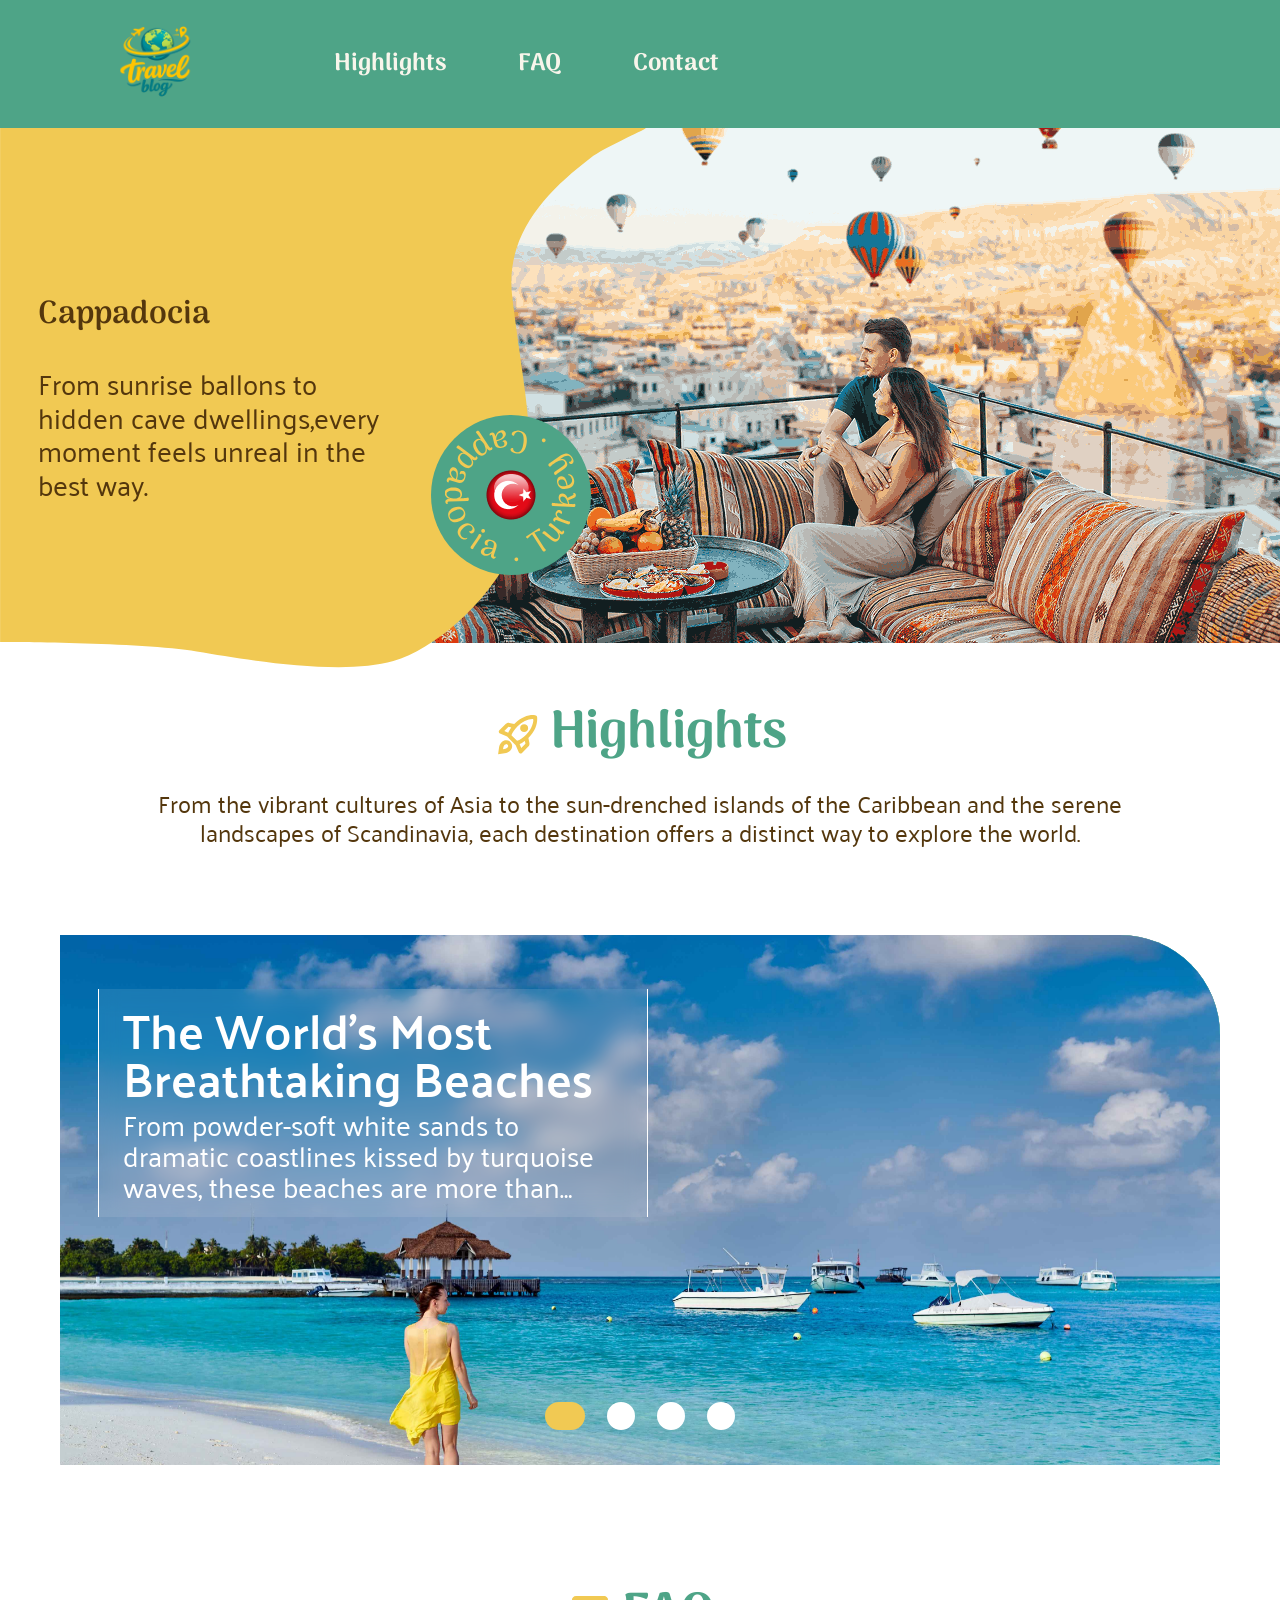
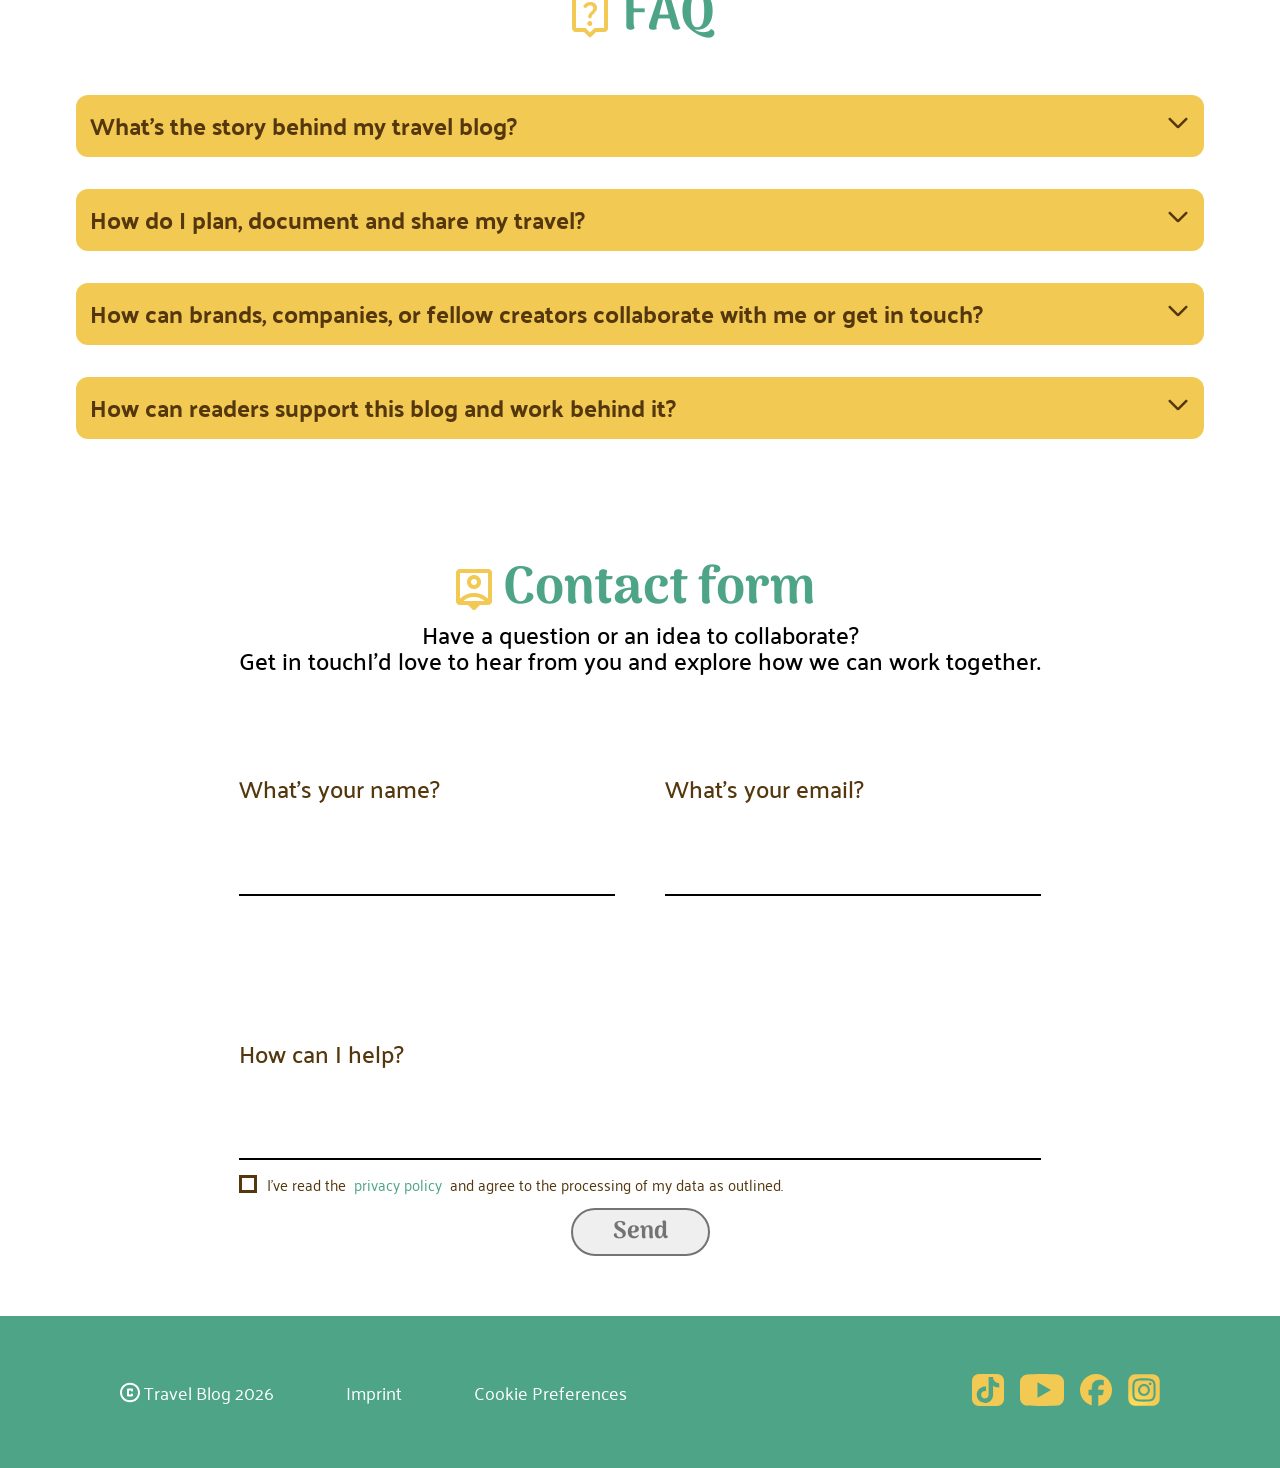
<file: index.html>
<!doctype html>
<html lang="en">
    <head>
        <meta charset="UTF-8" />
        <meta name="viewport" content="width=device-width, initial-scale=1.0" />
        <title>Document</title>

        <link rel="stylesheet" href="./contact-style.css" />

        <link rel="stylesheet" href="./responsive-contact-form.css" />

        <link rel="stylesheet" href="style.css" />

        <link rel="stylesheet" href="./slider.css" />
        <link rel="stylesheet" href="./response.css" />
        <link rel="stylesheet" href="./fonts.css" />
        <link
            rel="icon"
            type="image/svg+xml"
            href="./assets/icons/Circle.svg"
        />
    </head>
    <body>
        <div class="header-background">
            <header>
                <a href="./index.html">
                    <img
                        src="./assets/icons/logo.svg"
                        alt="Travel Log Logo Icon"
                    />
                </a>
                <nav>
                    <ul class="link-list">
                        <li class="highlights">
                            <a href="#highlights_section">
                                Highlights
                                <img
                                    src="./assets/icons/highlights_hover.svg"
                                    alt="hover effekt für den highligh button"
                                />
                            </a>
                        </li>
                        <li class="nav-element-faq">
                            <a href="#faq_section">
                                FAQ
                                <img
                                    src="./assets/icons/faq_hover.svg"
                                    alt="hover effekt für den highligh button"
                                />
                            </a>
                        </li>
                        <li class="nav-element-contact">
                            <a href="#contact_section">
                                Contact
                                <img
                                    src="./assets/icons/contact_hover.svg"
                                    alt="hover effekt für den highligh button"
                                />
                            </a>
                        </li>
                    </ul>
                </nav>
            </header>
        </div>
        <section class="hero-section">
            <div class="content-box">
                <div class="headline-wrapper">
                    <h1>Cappadocia</h1>
                    <p>
                        From sunrise ballons to hidden cave dwellings,every
                        moment feels unreal in the best way.
                    </p>
                </div>
                <div class="bagde-wrapper">
                    <img
                        class="bagde-background"
                        src="./assets/icons/Ellipse.svg"
                        alt=""
                    />
                    <img
                        class="bagde-text"
                        src="./assets/icons/Cappadocia.svg"
                        alt=""
                    />
                    <img
                        class="bagde-orb"
                        src="./assets/img/Flag_orb_Turkey.png"
                        alt=""
                    />
                </div>
            </div>
        </section>
        <main class="landing-content">
            <section class="hightlights" id="highlights_section">
                <div class="section_header_wrapper">
                    <div class="section_header">
                        <img
                            src="./assets/icons/rocket_launch.svg"
                            alt="Raketen Icon"
                        />
                        <h2>Highlights</h2>
                    </div>
                    <p class="describtion-text">
                        From the vibrant cultures of Asia to the sun-drenched
                        islands of the Caribbean and the serene <br />landscapes
                        of Scandinavia, each destination offers a distinct way
                        to explore the world.
                    </p>
                </div>

                <div class="slider_a">
                    <input type="radio" name="slider" value="one" checked />
                    <input type="radio" name="slider" value="two" />
                    <input type="radio" name="slider" value="three" />
                    <input type="radio" name="slider" value="four" />
                    <div class="slider_a_wrapper">
                        <div class="slider_a_element element_one">
                            <a href="./carousel.html">
                                <div class="slider_content">
                                    <h3>
                                        The World’s Most Breathtaking Beaches
                                    </h3>
                                    <p>
                                        From powder-soft white sands to dramatic
                                        coastlines kissed by turquoise waves,
                                        these beaches are more than destinations
                                        — they’re feelings.
                                    </p>
                                </div>
                            </a>
                        </div>

                        <div class="slider_a_element element_two">
                            <a href="./video.html">
                                <div class="slider_content">
                                    <h3>
                                        Copenhagen in 3 Days: Big Experiences,
                                        Smart Spending
                                    </h3>
                                    <p>
                                        Discover Copenhagen, where historic
                                        charm meets modern design, vibrant
                                        cycling culture and waterfront living.
                                    </p>
                                </div>
                            </a>
                        </div>
                        <div class="slider_a_element element_three">
                            <a href="./graph.html">
                                <div class="slider_content">
                                    <h3>
                                        Pattaya Pulse: Food, Sun and Neon Nights
                                    </h3>
                                    <p>
                                        From bustling promenades to nearby
                                        islands, the city offers an energetic
                                        and diverse escape. Discover Pattaya
                                        City, with vibrant nightlife and rich
                                        cultural landmarks.
                                    </p>
                                </div>
                            </a>
                        </div>
                        <div class="slider_a_element element_four">
                            <div class="slider_content">
                                <h3>Mountain Fuji</h3>
                                <p>
                                    The most iconic mountain and an active
                                    volcano located about 100 kilometers
                                    southwest of Tokyo. Written with the
                                    characters for “wealth” and “samurai,”
                                    Fuji’s name evokes a sense of strength,
                                    honor, and enduring prestige.
                                </p>
                            </div>
                        </div>
                    </div>
                </div>
            </section>
            <section class="faqs" id="faq_section">
                <div class="section_header">
                    <img src="./assets/icons/live_help.png" alt="live help" />
                    <h2>FAQ</h2>
                </div>

                <div class="faqs_question">
                    <div class="faqs_content">
                        <details>
                            <summary>
                                <h3>
                                    What's the story behind my travel blog?
                                    <span class="trigger"
                                        ><img
                                            src="./assets/icons/arrow_forward_ios.png"
                                    /></span>
                                </h3>
                            </summary>
                            <p>
                                Lorem ipsum dolor sit amet, consectetur
                                adipiscing elit. Sed do eiusmod tempor
                                incididunt ut labore et dolore magna aliqua. Ut
                                enim ad minim veniam, quis nostrud exercitation
                                ullamco laboris nisi ut aliquip ex ea commodo
                                consequat. Duis aute irure dolor in
                                reprehenderit in voluptate velit esse cillum
                                dolore eu fugiat nulla pariatur. Excepteur sint
                                occaecat cupidatat non proident, sunt in culpa
                                qui officia deserunt mollit anim id est laborum.
                            </p>
                        </details>
                    </div>

                    <div class="faqs_content">
                        <details>
                            <summary>
                                <h3>
                                    How do I plan, document and share my travel?
                                    <span class="trigger"
                                        ><img
                                            src="./assets/icons/arrow_forward_ios.png"
                                    /></span>
                                </h3>
                            </summary>
                            <p>
                                Lorem ipsum dolor sit amet, consectetur
                                adipiscing elit. Sed do eiusmod tempor
                                incididunt ut labore et dolore magna aliqua. Ut
                                enim ad minim veniam, quis nostrud exercitation
                                ullamco laboris nisi ut aliquip ex ea commodo
                                consequat. Duis aute irure dolor in
                                reprehenderit in voluptate velit esse cillum
                                dolore eu fugiat nulla pariatur. Excepteur sint
                                occaecat cupidatat non proident, sunt in culpa
                                qui officia deserunt mollit anim id est laborum.
                            </p>
                        </details>
                    </div>

                    <div class="faqs_content">
                        <details>
                            <summary>
                                <h3 class="faqs_header">
                                    How can brands, companies, or fellow
                                    creators collaborate with me or get in
                                    touch?
                                    <span class="trigger"
                                        ><img
                                            src="./assets/icons/arrow_forward_ios.png"
                                    /></span>
                                </h3>
                            </summary>
                            <p>
                                Lorem ipsum dolor sit amet, consectetur
                                adipiscing elit. Sed do eiusmod tempor
                                incididunt ut labore et dolore magna aliqua. Ut
                                enim ad minim veniam, quis nostrud exercitation
                                ullamco laboris nisi ut aliquip ex ea commodo
                                consequat. Duis aute irure dolor in
                                reprehenderit in voluptate velit esse cillum
                                dolore eu fugiat nulla pariatur. Excepteur sint
                                occaecat cupidatat non proident, sunt in culpa
                                qui officia deserunt mollit anim id est laborum.
                            </p>
                        </details>
                    </div>

                    <div class="faqs_content">
                        <details>
                            <summary>
                                <h3 class="faqs_header">
                                    How can readers support this blog and work
                                    behind it?
                                    <span class="trigger"
                                        ><img
                                            src="./assets/icons/arrow_forward_ios.png"
                                    /></span>
                                </h3>
                            </summary>
                            <p>
                                Lorem ipsum dolor sit amet, consectetur
                                adipiscing elit. Sed do eiusmod tempor
                                incididunt ut labore et dolore magna aliqua. Ut
                                enim ad minim veniam, quis nostrud exercitation
                                ullamco laboris nisi ut aliquip ex ea commodo
                                consequat. Duis aute irure dolor in
                                reprehenderit in voluptate velit esse cillum
                                dolore eu fugiat nulla pariatur. Excepteur sint
                                occaecat cupidatat non proident, sunt in culpa
                                qui officia deserunt mollit anim id est laborum.
                            </p>
                        </details>
                    </div>
                </div>
            </section>
            <section class="contact" id="contact_section">
                <div class="contact_form_wrapper">
                    <div class="image_content">
                        <img
                            src="./assets/icons/person_pin.png"
                            alt="Contact form"
                        />
                        <h2>Contact form</h2>
                    </div>
                    <!--<div class="headline_content"></div>-->

                    <div class="description_form">
                        <h3>
                            Have a question or an idea to collaborate? <br />
                            Get in touchI'd love to hear from you and explore
                            how we can work together.
                        </h3>
                    </div>
                    <div class="information_collected">
                        <div class="my-name">
                            <p class="name">
                                <label>What's your name?</label>
                                <input class="input-name" type="text" />
                            </p>
                        </div>

                        <div class="my-name">
                            <p class="email">
                                <label>What's your email?</label>
                                <input class="input-email" type="text" />
                            </p>
                        </div>
                    </div>

                    <div class="my-help">
                        <p class="help">
                            <label>How can I help?</label>
                            <input class="input-help" type="text" />
                        </p>
                    </div>

                    <form>
                        <div class="check">
                            <input class="checkbox" name="accept" />
                            <span class="checkmark"></span>
                            <p class="privacy">
                                I've read the<span class="privat-policy"
                                    >privacy policy</span
                                >and agree <br />
                                to the processing of my data as outlined.
                            </p>
                        </div>
                        <button type="submit">Send</button>
                    </form>
                </div>
            </section>
        </main>

        <div class="footer-background">
            <footer>
                <section class="more-information">
                    <div class="copyright-container">
                        <img
                            class="copyright-logo"
                            src="./assets/icons/copyright.svg"
                            alt="copyright icon"
                        />
                        <p>Travel Blog 2026</p>
                    </div>

                    <p>Imprint</p>

                    <p>Cookie Preferences</p>
                </section>
                <section class="sozial-container">
                    <a href="https://www.tiktok.com/de-DE/">
                        <img
                            class="tiktok-logo"
                            src="./assets/icons/Tiktok.svg"
                            alt="Tiktok Icon"
                        />
                    </a>
                    <a href="https://www.youtube.com/">
                        <img
                            class="youtube-logo"
                            src="./assets/icons/youtube.svg"
                            alt="Youtube Icon"
                        />
                    </a>

                    <a href="https://www.facebook.com/">
                        <img
                            class="facebook-logo"
                            src="./assets/icons/facebook.svg"
                            alt="facebook Icon"
                        />
                    </a>
                    <a href="https://www.instagram.com/">
                        <img
                            class="instagram-logo"
                            src="./assets/icons/Instagram.svg"
                            alt="Instagram Icon"
                        />
                    </a>
                </section>
            </footer>
        </div>
        <div class="mobile-Control">
            <nav>
                <ul class="mobile-control-wrapper">
                    <li>
                        <a href="./index.html">
                            <img
                                src="./assets/icons/home.svg"
                                alt="button for highlight"
                            />
                        </a>
                    </li>
                    <li>
                        <a href="#highlights_section">
                            <img
                                src="./assets/icons/rocket_launch_green.svg"
                                alt="button for highlight"
                            />
                        </a>
                    </li>
                    <li class="nav-element-faq">
                        <a href="#faq_section">
                            <img
                                src="./assets/icons/live_help_green.svg"
                                alt="button for faq"
                            />
                        </a>
                    </li>
                    <li class="nav-element-contact">
                        <a href="#contact_section">
                            <img
                                src="./assets/icons/person_pin_green.svg"
                                alt="button for highlight contact"
                            />
                        </a>
                    </li>
                </ul>
            </nav>
        </div>
    </body>
</html>
</file>
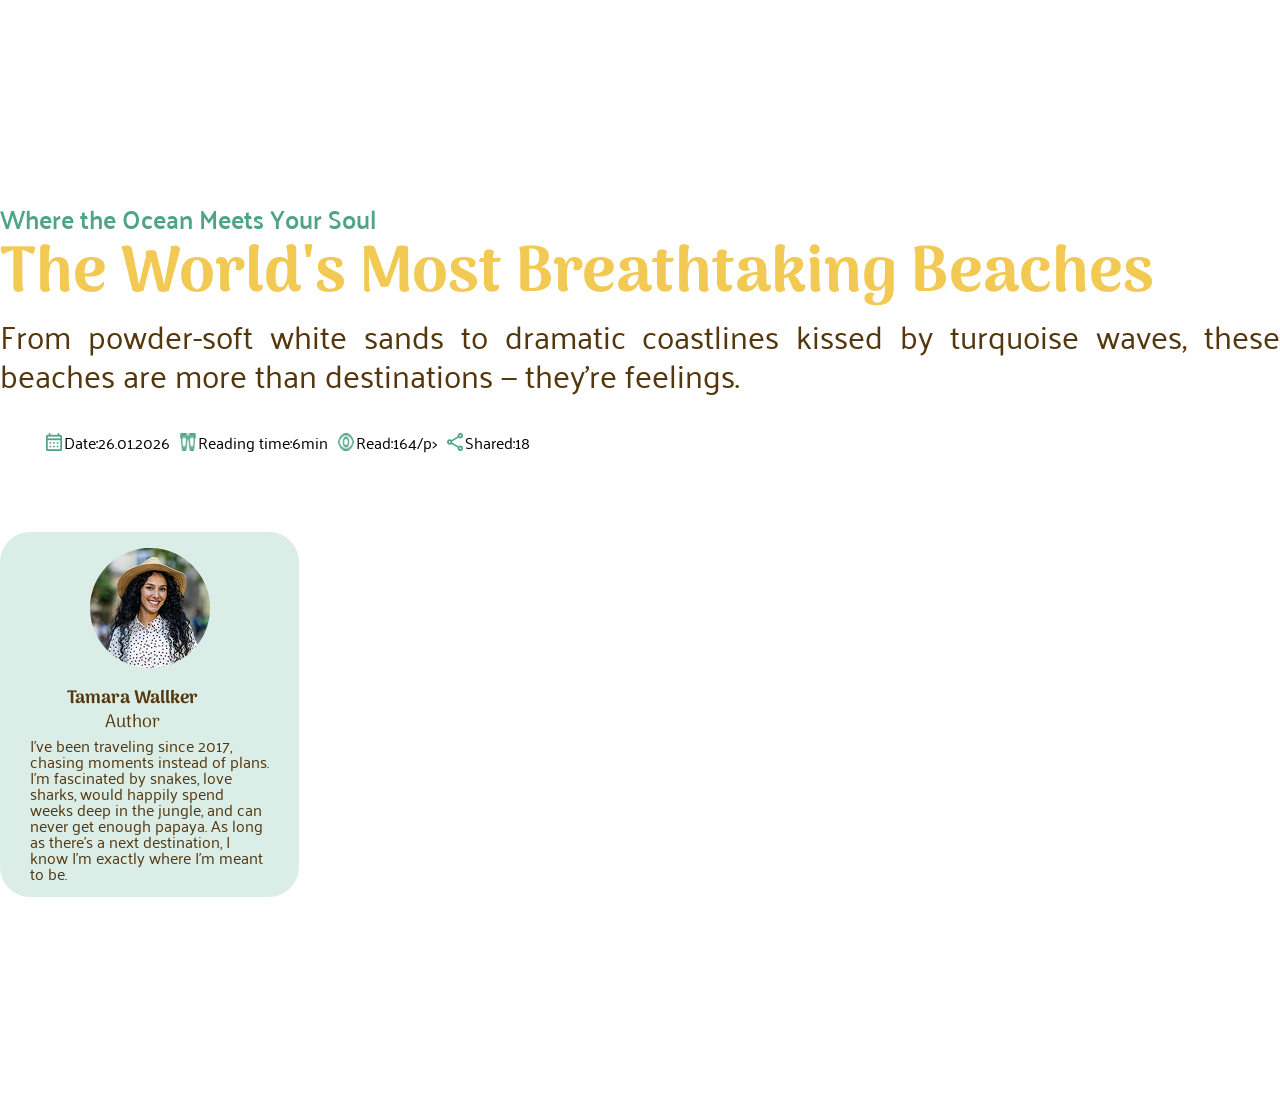
<file: HeadlinesSubpages/index.html>
<!doctype html>
<html lang="en">

<head>
  <meta charset="UTF-8" />
  <meta name="viewport" content="width=, initial-scale=1.0" />
  <link rel="stylesheet" href="style.css" />
  <link rel="stylesheet" href="responsive-headline-subpage.css" />
  <title>Document</title>
</head>

<body>
  <section class="main-section">
    <div class="left-content-wrapper">
      <div class="left-content">
        <div class="befor-headline">
          <h2>Where the Ocean Meets Your Soul</h2>
          <h1>The World's Most Breathtaking Beaches</h1>
        </div>
        <!--<div class="headline">
            <h1>The World's Most Breathtaking Beaches</h1>
          </div>
        -->
        <div class="headline_description">
          <p>
            From powder-soft white sands to dramatic coastlines kissed by
            turquoise waves, these beaches are more than destinations —
            they're feelings.
          </p>
        </div>
      </div>

      <div class="media-info">
        <div class="calendar-month">
          <img src="./icons/calendar_month@2x.png" alt="calender" />
          <p>Date:26.01.2026</p>
        </div>
        <div class="calendar-month">
          <img src="./icons/eyeglasses_2.png" alt="eyeglass" />
          <p>Reading time:6min</p>
        </div>
        <div class="calendar-month">
          <img src="./icons/visibility.png" alt="visibility" />
          <p>Read:164/p></p>
        </div>
        <div class="calendar-month">
          <img src="./icons/share.png" alt="share" />
          <p>Shared:18</p>
        </div>
      </div>
    </div>

    <div class="right-content-wrapper">
      <div class="rigth-content">
        <div class="avatar-content">
          <img src="./images/Avatar.png" alt="Tamara Wallker" />
        </div>

        <div class="descritpion-card">

          <div class="autor-content">
            <h2>Tamara Wallker</h2>
            <h3>Author</h3>
          </div>

          <div class="about-autor">
            <p>
              I've been traveling since 2017, chasing moments instead of
              plans. I'm fascinated by snakes, love sharks, would happily
              spend weeks deep in the jungle, and can never get enough papaya.
              As long as there's a next destination, I know I'm exactly where
              I'm meant to be.
            </p>
          </div>


        </div>
      </div>
    </div>
    </div>
  </section>
</body>

</html>
</file>
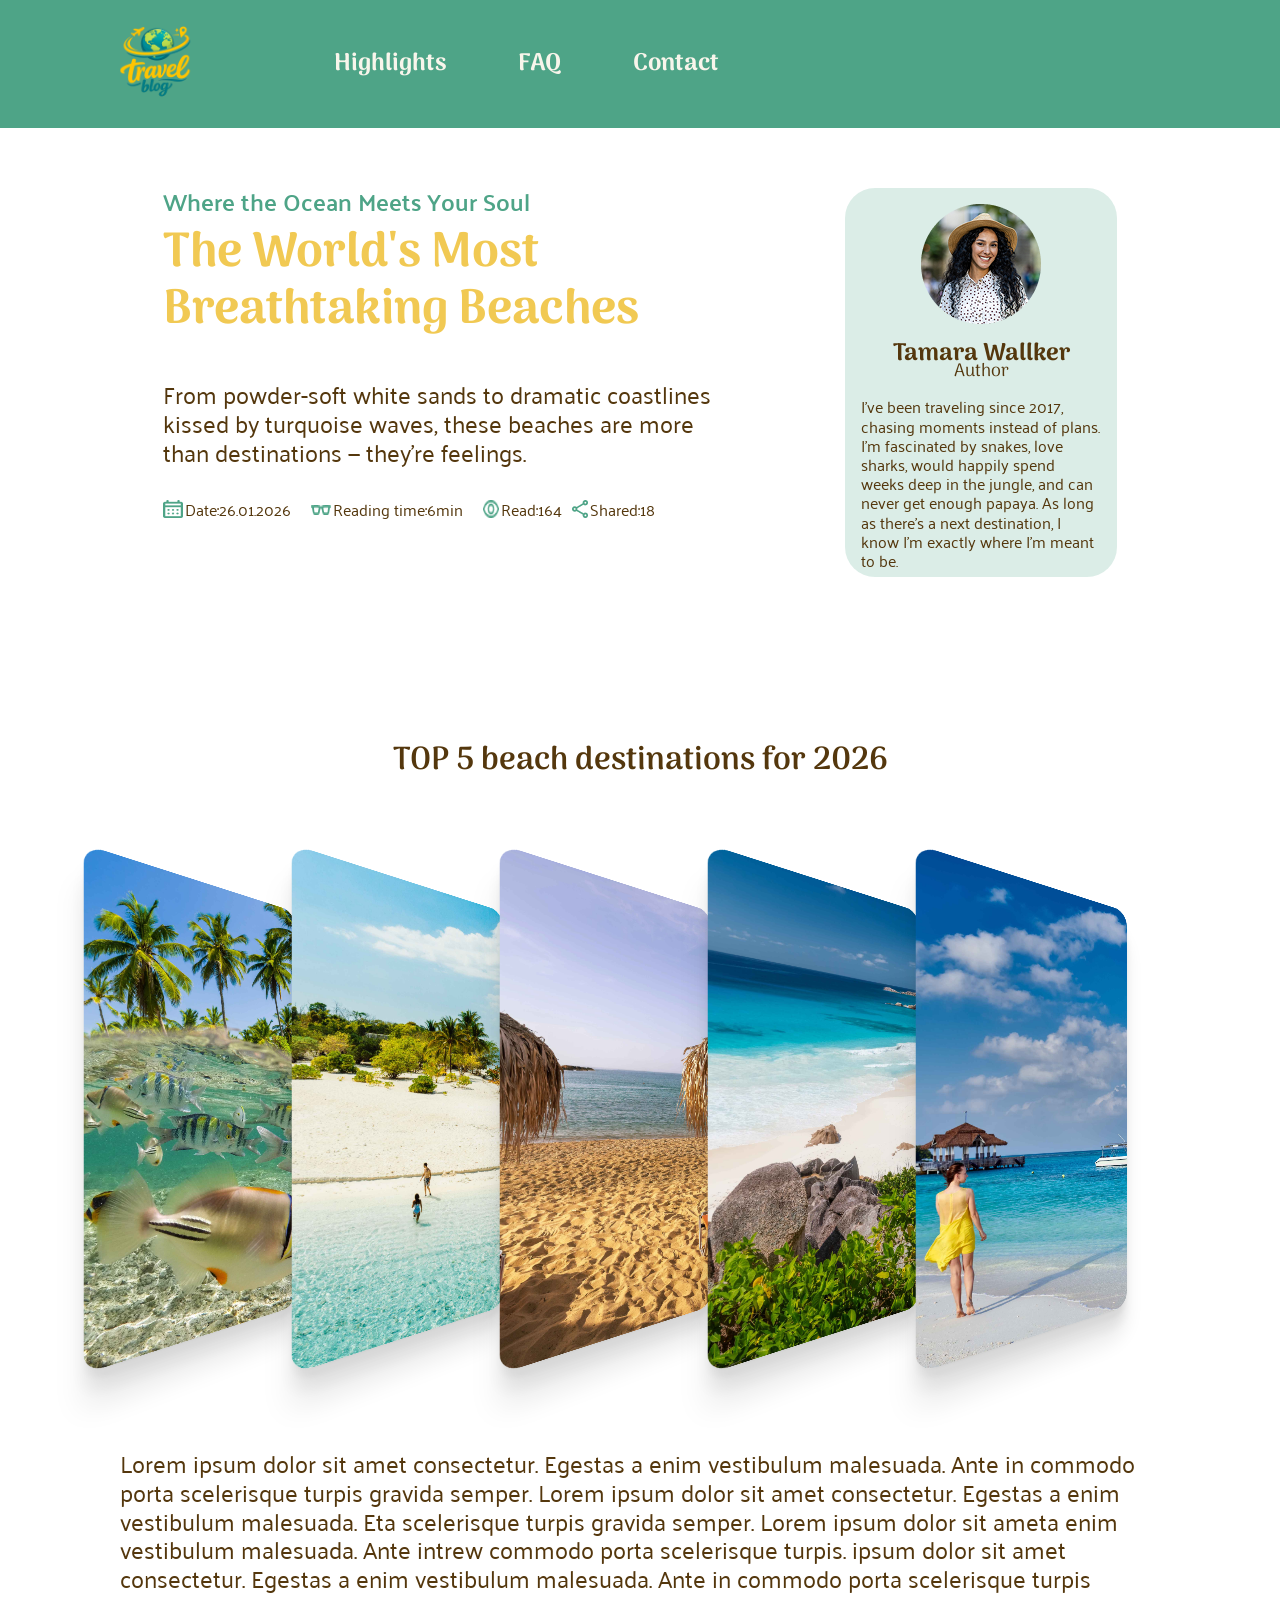
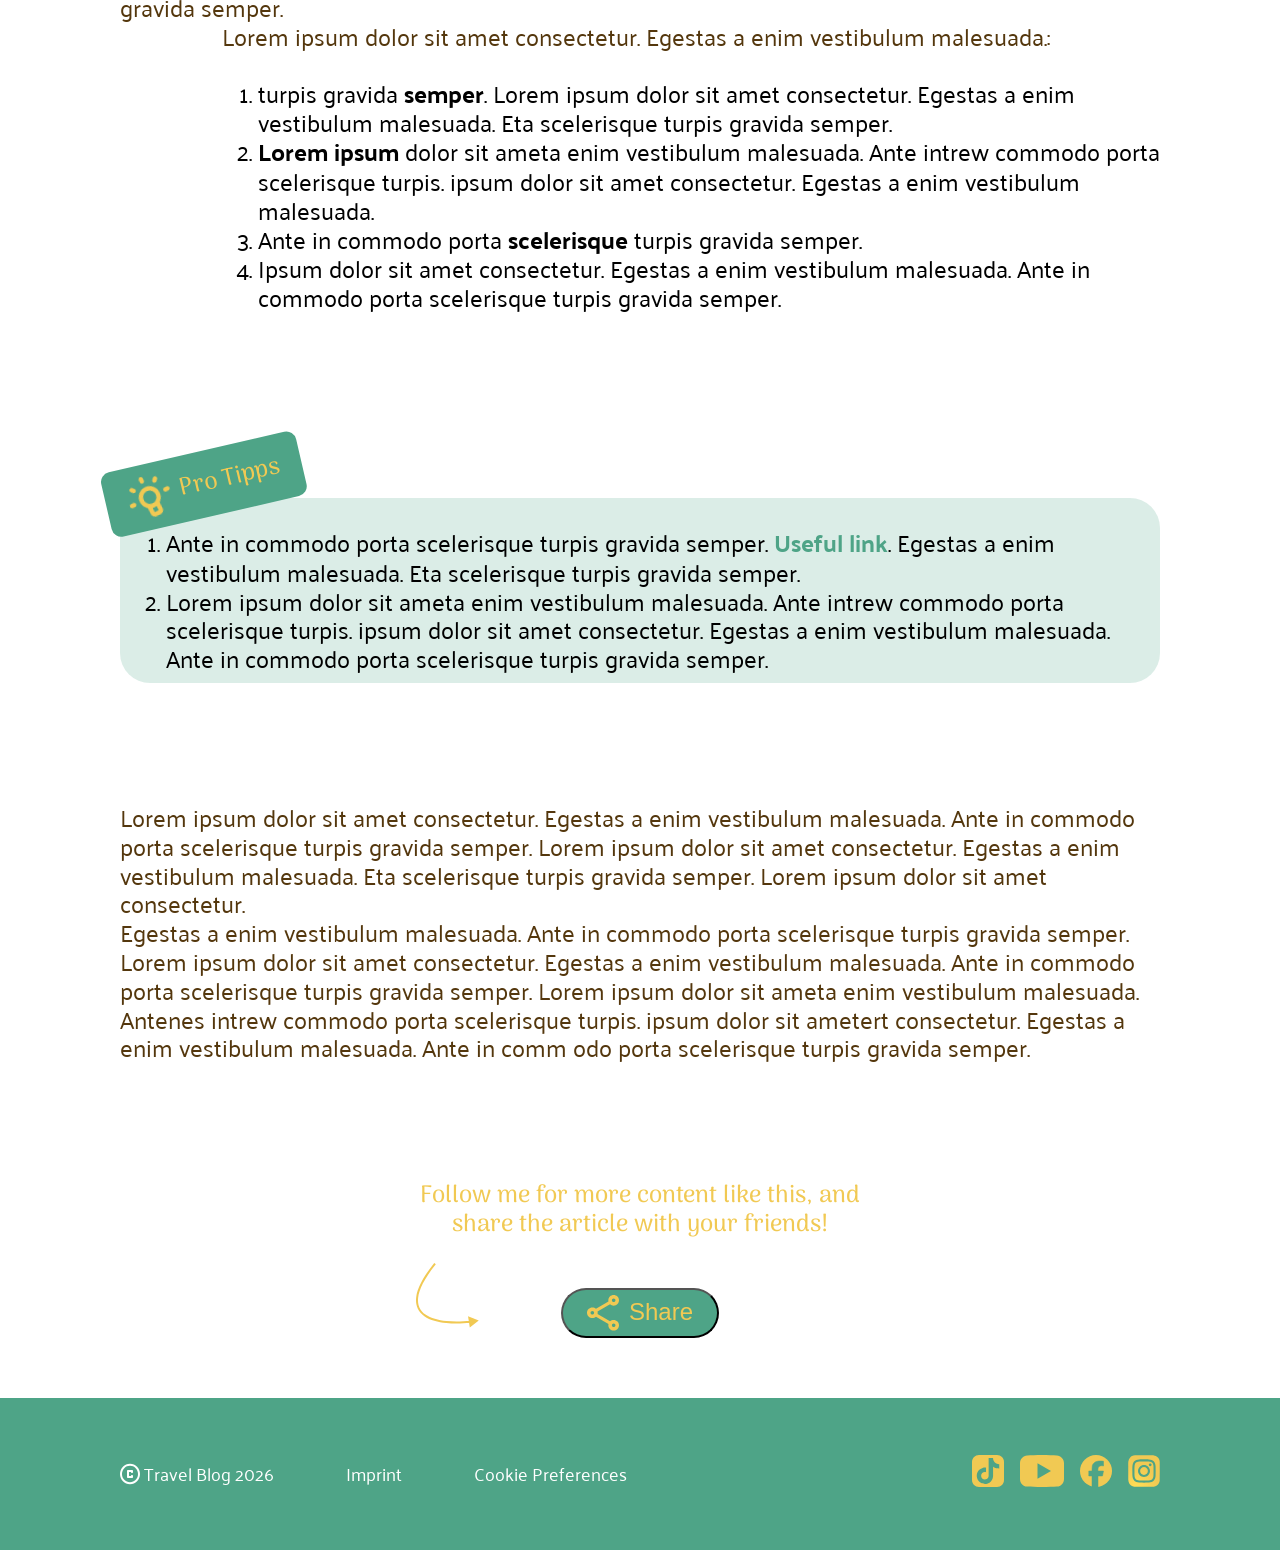
<file: carousel.html>
<!doctype html>
<html lang="en">

<head>
    <meta charset="UTF-8" />
    <meta name="viewport" content="width=device-width, initial-scale=1.0" />
    <title>Document</title>
    <link rel="stylesheet" href="style.css" />
    <link rel="stylesheet" href="./response.css" />

    <link rel="stylesheet" href="./graph.css" />
    <link rel="stylesheet" href="./headline-subpage.css" />
    <link rel="stylesheet" href="responsive-headline-subpage.css" />
    <link rel="stylesheet" href="./fonts.css" />
    <link
            rel="icon"
            type="image/svg+xml"
            href="./assets/icons/Circle.svg"
        />
</head>

<body class="carousel-page">
    <div class="header-background">
        <header>
            <a href="./index.html">
                <img src="./assets/icons/logo.svg" alt="Travel Log Logo Icon" />
            </a>
            <nav>
                <ul class="link-list">
                    <li class="highlights">
                        <a href="./index.html#highlights_section">
                            Highlights
                            <img src="./assets/icons/highlights_hover.svg" alt="hover effekt für den highligh button" />
                        </a>
                    </li>
                    <li class="nav-element-faq">
                        <a href="./index.html#faq_section">
                            FAQ
                            <img src="./assets/icons/faq_hover.svg" alt="hover effekt für den highligh button" />
                        </a>
                    </li>
                    <li class="nav-element-contact">
                        <a href="./index.html#contact_section">
                            Contact
                            <img src="./assets/icons/contact_hover.svg" alt="hover effekt für den highligh button" />
                        </a>
                    </li>
                </ul>
            </nav>
        </header>
    </div>

    <main>
        <section class="main-section">
            <div class="left-content-wrapper">
                <div class="left-content">
                    <div class="befor-headline">
                        <h2>Where the Ocean Meets Your Soul</h2>
                        <h1>The World's Most Breathtaking Beaches</h1>
                    </div>
                    <!--<div class="headline">
            <h1>The World's Most Breathtaking Beaches</h1>
          </div>
        -->
                    <div class="headline_description">
                        <p>
                            From powder-soft white sands to dramatic coastlines kissed by
                            turquoise waves, these beaches are more than destinations —
                            they're feelings.
                        </p>
                    </div>
                </div>

                <div class="media-info">
                    <div class="info-top">
                        <div class="calendar-month">
                            <img src="./assets/img/calendar_month@2x.png" alt="calender" />
                            <p>Date:26.01.2026</p>
                        </div>
                        <div class="calendar-time">
                            <img src="./assets/icons/eyeglasses_2.png" alt="eyeglass" />
                            <p>Reading time:6min</p>
                        </div>
                    </div>
                    <div class="info-bottom"></div>
                    <div class="calendar-read">
                        <img src="./assets/img/visibility.png" alt="visibility" />
                        <p>Read:164</p>
                    </div>
                    <div class="calendar-share">
                        <img src="./assets/img/share.png" alt="share" />
                        <p>Shared:18</p>
                    </div>
                </div>
            </div>
            </div>

            <div class="right-content-wrapper">
                <div class="rigth-content">
                    <div class="avatar-content">
                        <img src="./assets/img/Avatar.png" alt="Tamara Wallker" />
                    </div>

                    <div class="descritpion-card">
                        <div class="autor-content">
                            <h2>Tamara Wallker</h2>
                            <h3>Author</h3>
                        </div>

                        <div class="about-autor">
                            <p>
                                I've been traveling since 2017, chasing moments instead of
                                plans. I'm fascinated by snakes, love sharks, would happily
                                spend weeks deep in the jungle, and can never get enough
                                papaya. As long as there's a next destination, I know I'm
                                exactly where I'm meant to be.
                            </p>
                        </div>
                    </div>
                </div>
            </div>
        </section>

        <section class="image-slider-section">
            <header>
                <h1>TOP 5 beach destinations for 2026</h1>
            </header>

            <div class="slider">
                <div class="slider_element element1"></div>
                <div class="slider_element element2"></div>
                <div class="slider_element element3"></div>
                <div class="slider_element element4"></div>
                <div class="slider_element element5"></div>
            </div>
        </section>

        <section class="image-slider-mobile">
            <input type="radio" name="mobile-slider" value="one" aria-label="Show slide 1" checked />
            <input type="radio" name="mobile-slider" value="two" aria-label="Show slide 2" />
            <input type="radio" name="mobile-slider" value="three" aria-label="Show slide 3" />
            <input type="radio" name="mobile-slider" value="four" aria-label="Show slide 4" />
            <input type="radio" name="mobile-slider" value="five" aria-label="Show slide 5" />

            <div class="slider-mobile-wrapper">
                <div class="slider-mobile-element element4" aria-hidden="true"></div>
                <div class="slider-mobile-element element5" aria-hidden="true"></div>
                <div class="slider-mobile-element element1" aria-hidden="true"></div>
                <div class="slider-mobile-element element2" aria-hidden="true"></div>
                <div class="slider-mobile-element element3" aria-hidden="true"></div>
                <div class="slider-mobile-element element4" aria-hidden="true"></div>
                <div class="slider-mobile-element element5" aria-hidden="true"></div>
                <div class="slider-mobile-element element1" aria-hidden="true"></div>
                <div class="slider-mobile-element element2" aria-hidden="true"></div>
            </div>
        </section>

        <section class="Lorem-ipsum-ol-section">
            <div class="carousal-paragraph-1">
                <p>
                    Lorem ipsum dolor sit amet consectetur. Egestas a enim vestibulum
                    malesuada. Ante in commodo porta scelerisque turpis gravida semper.
                    Lorem ipsum dolor sit amet consectetur. Egestas a enim vestibulum
                    malesuada. Eta scelerisque turpis gravida semper. Lorem ipsum dolor
                    sit ameta enim vestibulum malesuada. Ante intrew commodo porta
                    scelerisque turpis. ipsum dolor sit amet consectetur. Egestas a enim
                    vestibulum malesuada. Ante in commodo porta scelerisque turpis
                    gravida semper.
                </p>
            </div>

            <div class="corousal-paragraph-2">
                <p>
                    Lorem ipsum dolor sit amet consectetur. Egestas a enim vestibulum
                    malesuada.:
                </p>
                <ol>
                    <li>
                        turpis gravida
                        <span style="font-weight: bold">semper</span>. Lorem ipsum dolor
                        sit amet consectetur. Egestas a enim vestibulum malesuada. Eta
                        scelerisque turpis gravida semper.
                    </li>
                    <li>
                        <span style="font-weight: bold">Lorem ipsum</span>
                        dolor sit ameta enim vestibulum malesuada. Ante intrew commodo
                        porta scelerisque turpis. ipsum dolor sit amet consectetur.
                        Egestas a enim vestibulum malesuada.
                    </li>
                    <li>
                        Ante in commodo porta
                        <span style="font-weight: bold">scelerisque</span>
                        turpis gravida semper.
                    </li>
                    <li>
                        Ipsum dolor sit amet consectetur. Egestas a enim vestibulum
                        malesuada. Ante in commodo porta scelerisque turpis gravida
                        semper.
                    </li>
                </ol>
            </div>
            <section class="pro-tipps-section">
                <div class="tipps-heading">
                    <img style="align-items: center" src="./assets/icons/Article 01/wb_incandescent.png" />
                    <h4>Pro Tipps</h4>
                </div>
                <div class="tipps-ol">
                    <ol>
                        <li>
                            Ante in commodo porta scelerisque turpis gravida semper.
                            <span style="color: #4ea487; font-weight: bold">Useful link</span>. Egestas a enim
                            vestibulum malesuada. Eta scelerisque turpis
                            gravida semper.
                        </li>
                        <li>
                            Lorem ipsum dolor sit ameta enim vestibulum malesuada. Ante
                            intrew commodo porta scelerisque turpis. ipsum dolor sit amet
                            consectetur. Egestas a enim vestibulum malesuada. Ante in
                            commodo porta scelerisque turpis gravida semper.
                        </li>
                    </ol>
                </div>
            </section>
        </section>

        <section class="lorem-ipsum-last">
            <div>
                <p>
                    Lorem ipsum dolor sit amet consectetur. Egestas a enim vestibulum
                    malesuada. Ante in commodo porta scelerisque turpis gravida semper.
                    Lorem ipsum dolor sit amet consectetur. Egestas a enim vestibulum
                    malesuada. Eta scelerisque turpis gravida semper. Lorem ipsum dolor
                    sit amet consectetur.
                </p>
                <p>
                    Egestas a enim vestibulum malesuada. Ante in commodo porta
                    scelerisque turpis gravida semper. Lorem ipsum dolor sit amet
                    consectetur. Egestas a enim vestibulum malesuada. Ante in commodo
                    porta scelerisque turpis gravida semper. Lorem ipsum dolor sit ameta
                    enim vestibulum malesuada. Antenes intrew commodo porta scelerisque
                    turpis. ipsum dolor sit ametert consectetur. Egestas a enim
                    vestibulum malesuada. Ante in comm odo porta scelerisque turpis
                    gravida semper.
                </p>
            </div>
        </section>

        <div class="share_section">
            <h4>
                Follow me for more content like this, and <br />
                share the article with your friends!
            </h4>

            <img class="arrow_icon" src="./assets/icons/arrow.svg" alt="Ein pfeil der auf den Button Share zeigt" />
            <img class="arrow_icon_2" src="./assets/icons/arrow-2.svg" alt="Ein pfeil der auf den Button Share zeigt" />
            <button>
                <img src="./assets/icons/share.svg" alt="Ein Share Icon" />Share
            </button>
        </div>
    </main>

    <div class="footer-background">
        <footer>
            <section class="more-information">
                <div class="copyright-container">
                    <img class="copyright-logo" src="./assets/icons/copyright.svg" alt="copyright icon" />
                    <p>Travel Blog 2026</p>
                </div>

                <p>Imprint</p>

                <p>Cookie Preferences</p>
            </section>
            <section class="sozial-container">
                <a href="https://www.tiktok.com/de-DE/">
                    <img class="tiktok-logo" src="./assets/icons/Tiktok.svg" alt="Tiktok Icon" />
                </a>
                <a href="https://www.youtube.com/">
                    <img class="youtube-logo" src="./assets/icons/youtube.svg" alt="Youtube Icon" />
                </a>

                <a href="https://www.facebook.com/">
                    <img class="facebook-logo" src="./assets/icons/facebook.svg" alt="facebook Icon" />
                </a>
                <a href="https://www.instagram.com/">
                    <img class="instagram-logo" src="./assets/icons/Instagram.svg" alt="Instagram Icon" />
                </a>
            </section>
        </footer>

        
    </div>
    <div class="mobile-Control">
            <nav>
                <ul class="mobile-control-wrapper">
                    <li>
                        <a href="./index.html">
                            <img src="./assets/icons/home.svg" alt="button for highlight" />
                        </a>
                    </li>
                    <li>
                        <a href="#highlights_section">
                            <img src="./assets/icons/rocket_launch_green.svg" alt="button for highlight" />
                        </a>
                    </li>
                    <li class="nav-element-faq">
                        <a href="#faq_section">
                            <img src="./assets/icons/live_help_green.svg" alt="button for faq" />
                        </a>
                    </li>
                    <li class="nav-element-contact">
                        <a href="#contact_section">
                            <img src="./assets/icons/person_pin_green.svg" alt="button for highlight contact" />
                        </a>
                    </li>
                </ul>
            </nav>
        </div>
</body>

</html>
</file>
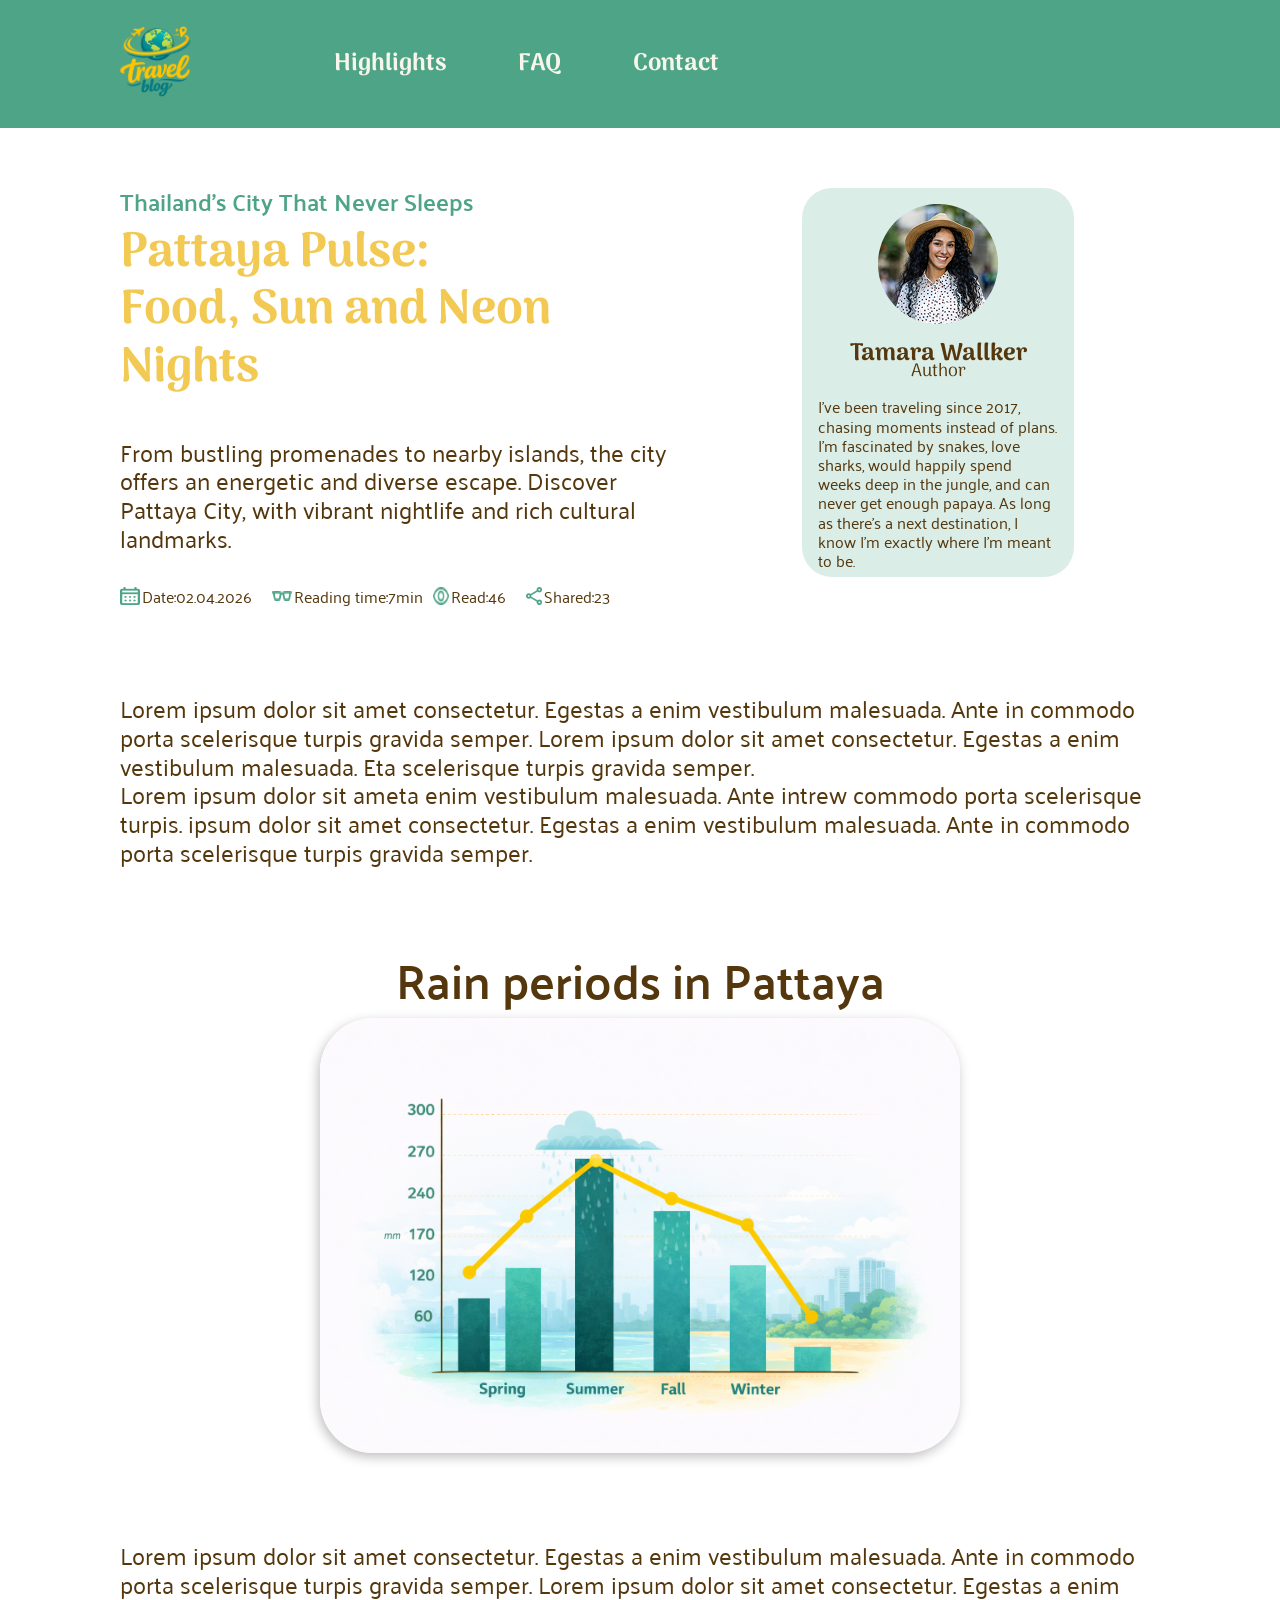
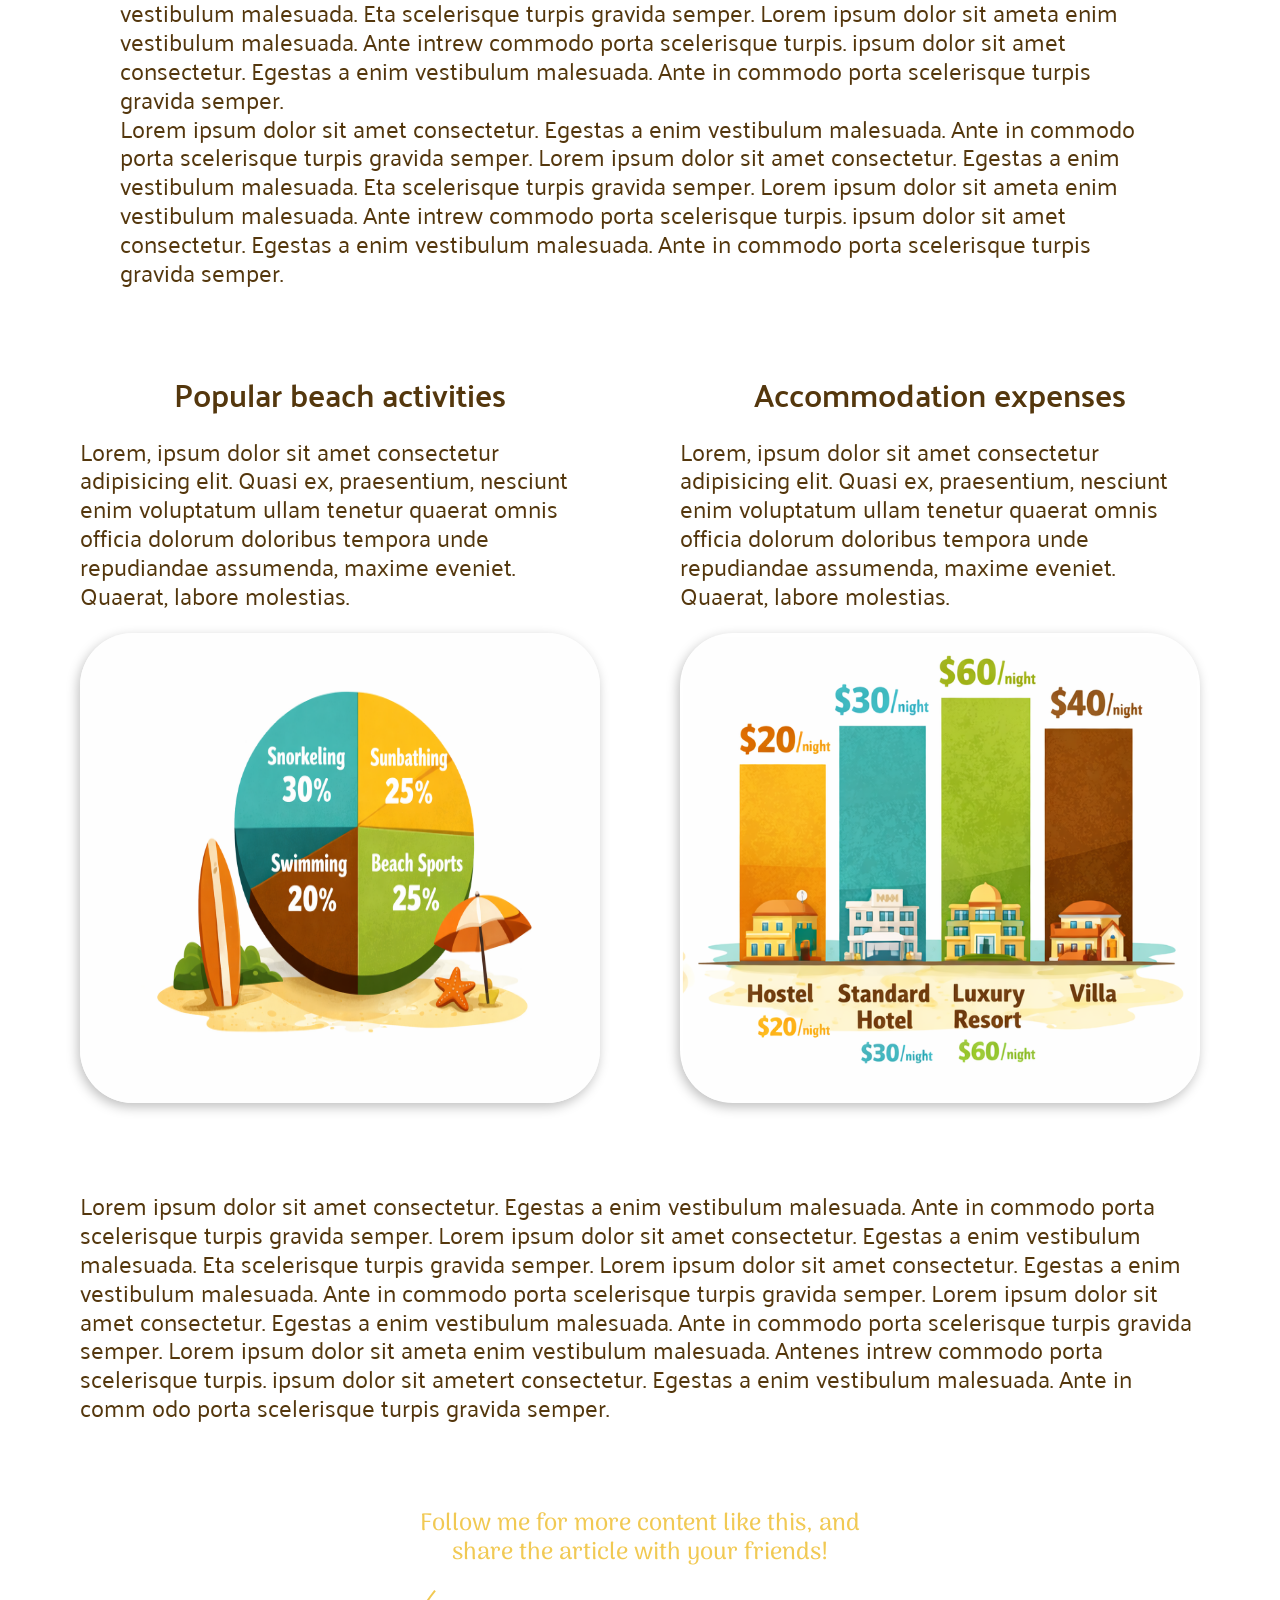
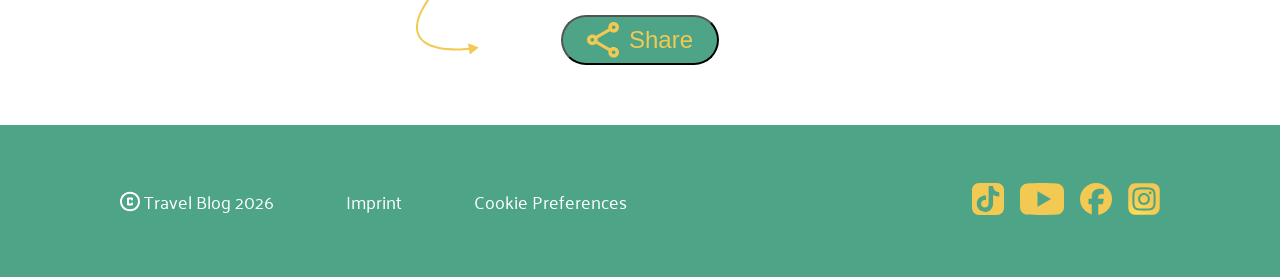
<file: graph.html>
<!doctype html>
<html lang="de">
    <head>
        <meta charset="UTF-8" />
        <meta name="viewport" content="width=device-width, initial-scale=1.0" />
        <title>Pattaya Pulse</title>
        <link rel="stylesheet" href="style.css" />
        <link rel="stylesheet" href="./graph.css" />
        <link rel="stylesheet" href="./headline-subpage.css" />
        <link rel="stylesheet" href="responsive-headline-subpage.css" />
        <link rel="stylesheet" href="./fonts.css" />
        <link rel="stylesheet" href="./response.css" />
        <link
            rel="icon"
            type="image/svg+xml"
            href="./assets/icons/Circle.svg"
        />
    </head>

    <body class="graph-page">
        <div class="header-background">
            <header>
                <a href="./index.html">
                    <img
                        src="./assets/icons/logo.svg"
                        alt="Travel Log Logo Icon"
                    />
                </a>
                <nav>
                    <ul class="link-list">
                        <li class="highlights">
                            <a href="./index.html#highlights_section">
                                Highlights
                                <img
                                    src="./assets/icons/highlights_hover.svg"
                                    alt="hover effekt für den highligh button"
                                />
                            </a>
                        </li>
                        <li class="nav-element-faq">
                            <a href="./index.html#faq_section">
                                FAQ
                                <img
                                    src="./assets/icons/faq_hover.svg"
                                    alt="hover effekt für den highligh button"
                                />
                            </a>
                        </li>
                        <li class="nav-element-contact">
                            <a href="./index.html#contact_section">
                                Contact
                                <img
                                    src="./assets/icons/contact_hover.svg"
                                    alt="hover effekt für den highligh button"
                                />
                            </a>
                        </li>
                    </ul>
                </nav>
            </header>
        </div>

        <main>
            <section class="main-flexbox">
                <div class="main-section">
                    <div class="left-content-wrapper">
                        <div class="left-content">
                            <div class="befor-headline">
                                <h2>Thailand's City That Never Sleeps</h2>
                                <h1>
                                    Pattaya Pulse:
                                    <br class="before-reponsive" />
                                    Food, Sun and Neon Nights
                                </h1>
                                <!--  <br class="after-reponsive" />  <br class="before-reponsive" />-->
                            </div>

                            <div class="headline_description">
                                <p>
                                    From bustling promenades to nearby islands,
                                    the city offers an energetic and diverse
                                    escape. Discover Pattaya City, with vibrant
                                    nightlife and rich cultural landmarks.
                                </p>
                            </div>
                        </div>

                        <div class="media-info">
                            <div class="info-top">
                                <div class="calendar-month">
                                    <img
                                        src="./assets/img/calendar_month@2x.png"
                                        alt="calender"
                                    />
                                    <p>Date:02.04.2026</p>
                                </div>
                                <div class="calendar-time">
                                    <img
                                        src="./assets/img/eyeglasses_2.png"
                                        alt="eyeglass"
                                    />
                                    <p>Reading time:7min</p>
                                </div>
                            </div>

                            <div class="info-bottom">
                                <div class="calendar-read">
                                    <img
                                        src="./assets/img/visibility.png"
                                        alt="visibility"
                                    />
                                    <p>Read:46</p>
                                </div>
                                <div class="calendar-share">
                                    <img
                                        src="./assets/img/share.png"
                                        alt="share"
                                    />
                                    <p>Shared:23</p>
                                </div>
                            </div>
                        </div>
                    </div>

                    <div class="right-content-wrapper">
                        <div class="rigth-content">
                            <div class="avatar-content">
                                <img
                                    src="./assets/img/Avatar.png"
                                    alt="Tamara Wallker"
                                />
                            </div>

                            <div class="descritpion-card">
                                <div class="autor-content">
                                    <h2>Tamara Wallker</h2>
                                    <h3>Author</h3>
                                </div>
                                <div class="about-autor">
                                    <p>
                                        I've been traveling since 2017, chasing
                                        moments instead of plans. I'm fascinated
                                        by snakes, love sharks, would happily
                                        spend weeks deep in the jungle, and can
                                        never get enough papaya. As long as
                                        there's a next destination, I know I'm
                                        exactly where I'm meant to be.
                                    </p>
                                </div>
                            </div>
                        </div>
                    </div>
                </div>
                <div class="subheadline_description">
                    <p>
                        Lorem ipsum dolor sit amet consectetur. Egestas a enim
                        vestibulum malesuada. Ante in commodo porta scelerisque
                        turpis gravida semper. Lorem ipsum dolor sit amet
                        consectetur. Egestas a enim vestibulum malesuada. Eta
                        scelerisque turpis gravida semper.
                        <br class="subheadline_description" />
                        Lorem ipsum dolor sit ameta enim vestibulum malesuada.
                        Ante intrew commodo porta scelerisque turpis. ipsum
                        dolor sit amet consectetur. Egestas a enim vestibulum
                        malesuada. Ante in commodo porta scelerisque turpis
                        gravida semper.
                    </p>
                </div>
            </section>

            <section class="rain-section">
                <div class="diagram-wrapper">
                    <h3>Rain periods in Pattaya</h3>
                    <img
                        class="rain-diagram"
                        src="./assets/img/rain.png"
                        alt="Ein Säulendiagramm welches zeigt wie die Regen Perioden in Pattaya sind"
                    />
                </div>

                <p>
                    Lorem ipsum dolor sit amet consectetur. Egestas a enim
                    vestibulum malesuada. Ante in commodo porta scelerisque
                    turpis gravida semper. Lorem ipsum dolor sit amet
                    consectetur. Egestas a enim vestibulum malesuada. Eta
                    scelerisque turpis gravida semper. Lorem ipsum dolor sit
                    ameta enim vestibulum malesuada. Ante intrew commodo porta
                    scelerisque turpis. ipsum dolor sit amet consectetur.
                    Egestas a enim vestibulum malesuada. Ante in commodo porta
                    scelerisque turpis gravida semper.<br />
                    Lorem ipsum dolor sit amet consectetur. Egestas a enim
                    vestibulum malesuada. Ante in commodo porta scelerisque
                    turpis gravida semper. Lorem ipsum dolor sit amet
                    consectetur. Egestas a enim vestibulum malesuada. Eta
                    scelerisque turpis gravida semper. Lorem ipsum dolor sit
                    ameta enim vestibulum malesuada. Ante intrew commodo porta
                    scelerisque turpis. ipsum dolor sit amet consectetur.
                    Egestas a enim vestibulum malesuada. Ante in commodo porta
                    scelerisque turpis gravida semper.
                </p>
            </section>

            <section>
                <div class="two_diagram">
                    <div>
                        <h3>Popular beach activities</h3>
                        <p>
                            Lorem, ipsum dolor sit amet consectetur adipisicing
                            elit. Quasi ex, praesentium, nesciunt enim
                            voluptatum ullam tenetur quaerat omnis officia
                            dolorum doloribus tempora unde repudiandae
                            assumenda, maxime eveniet. Quaerat, labore
                            molestias.
                        </p>
                        <img
                            class="small_diagram"
                            src="./assets/img/activities-diagram.png"
                            alt="Kreisdiagramm über die Aktivitäten am Strand"
                        />
                    </div>
                    <div>
                        <h3>Accommodation expenses</h3>
                        <p>
                            Lorem, ipsum dolor sit amet consectetur adipisicing
                            elit. Quasi ex, praesentium, nesciunt enim
                            voluptatum ullam tenetur quaerat omnis officia
                            dolorum doloribus tempora unde repudiandae
                            assumenda, maxime eveniet. Quaerat, labore
                            molestias.
                        </p>
                        <img
                            class="small_diagram"
                            src="./assets/img/accommodation-diagram.png"
                            alt="Säulendiagramm über die Unterbringungskosten"
                        />
                    </div>
                </div>
                <p>
                    Lorem ipsum dolor sit amet consectetur. Egestas a enim
                    vestibulum malesuada. Ante in commodo porta scelerisque
                    turpis gravida semper. Lorem ipsum dolor sit amet
                    consectetur. Egestas a enim vestibulum malesuada. Eta
                    scelerisque turpis gravida semper. Lorem ipsum dolor sit
                    amet consectetur. Egestas a enim vestibulum malesuada. Ante
                    in commodo porta scelerisque turpis gravida semper. Lorem
                    ipsum dolor sit amet consectetur. Egestas a enim vestibulum
                    malesuada. Ante in commodo porta scelerisque turpis gravida
                    semper. Lorem ipsum dolor sit ameta enim vestibulum
                    malesuada. Antenes intrew commodo porta scelerisque turpis.
                    ipsum dolor sit ametert consectetur. Egestas a enim
                    vestibulum malesuada. Ante in comm odo porta scelerisque
                    turpis gravida semper.
                </p>
            </section>

            <div class="share_section">
                <h4>
                    Follow me for more content like this, and <br />
                    share the article with your friends!
                </h4>

                <img
                    class="arrow_icon"
                    src="./assets/icons/arrow.svg"
                    alt="Ein pfeil der auf den Button Share zeigt"
                />
                <img
                    class="arrow_icon_2"
                    src="./assets/icons/arrow-2.svg"
                    alt="Ein pfeil der auf den Button Share zeigt"
                />
                <button>
                    <img
                        src="./assets/icons/share.svg"
                        alt="Ein Share Icon"
                    />Share
                </button>
            </div>
        </main>

        <div class="footer-background">
            <footer>
                <section class="more-information">
                    <div class="copyright-container">
                        <img
                            class="copyright-logo"
                            src="./assets/icons/copyright.svg"
                            alt="copyright icon"
                        />
                        <p>Travel Blog 2026</p>
                    </div>

                    <p>Imprint</p>

                    <p>Cookie Preferences</p>
                </section>
                <section class="sozial-container">
                    <a href="https://www.tiktok.com/de-DE/">
                        <img
                            class="tiktok-logo"
                            src="./assets/icons/Tiktok.svg"
                            alt="Tiktok Icon"
                        />
                    </a>
                    <a href="https://www.youtube.com/">
                        <img
                            class="youtube-logo"
                            src="./assets/icons/youtube.svg"
                            alt="Youtube Icon"
                        />
                    </a>

                    <a href="https://www.facebook.com/">
                        <img
                            class="facebook-logo"
                            src="./assets/icons/facebook.svg"
                            alt="facebook Icon"
                        />
                    </a>
                    <a href="https://www.instagram.com/">
                        <img
                            class="instagram-logo"
                            src="./assets/icons/Instagram.svg"
                            alt="Instagram Icon"
                        />
                    </a>
                </section>
            </footer>
        </div>
        <div class="mobile-Control">
            <nav>
                <ul class="mobile-control-wrapper">
                    <li>
                        <a href="./index.html">
                            <img
                                src="./assets/icons/home.svg"
                                alt="button for highlight"
                            />
                        </a>
                    </li>
                    <li>
                        <a href="#highlights_section">
                            <img
                                src="./assets/icons/rocket_launch_green.svg"
                                alt="button for highlight"
                            />
                        </a>
                    </li>
                    <li class="nav-element-faq">
                        <a href="#faq_section">
                            <img
                                src="./assets/icons/live_help_green.svg"
                                alt="button for faq"
                            />
                        </a>
                    </li>
                    <li class="nav-element-contact">
                        <a href="#contact_section">
                            <img
                                src="./assets/icons/person_pin_green.svg"
                                alt="button for highlight contact"
                            />
                        </a>
                    </li>
                </ul>
            </nav>
        </div>
    </body>
</html>
</file>
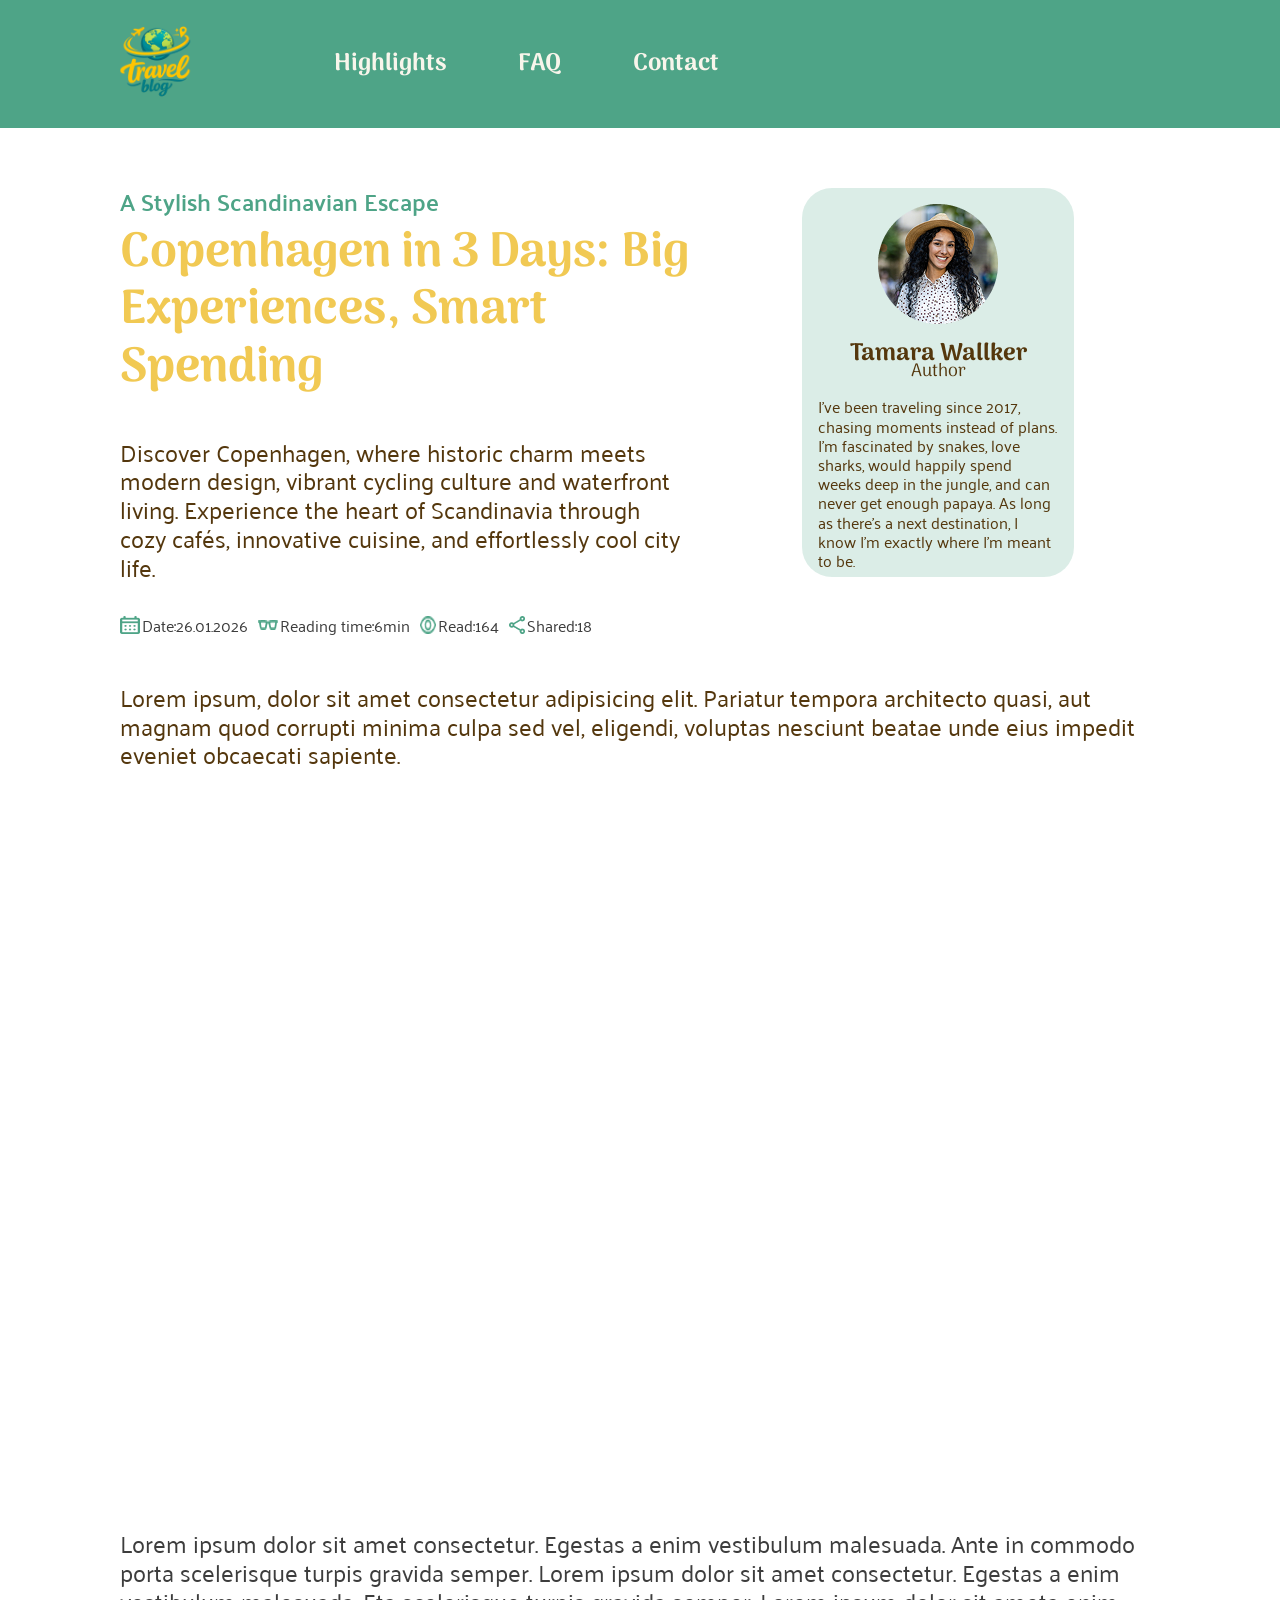
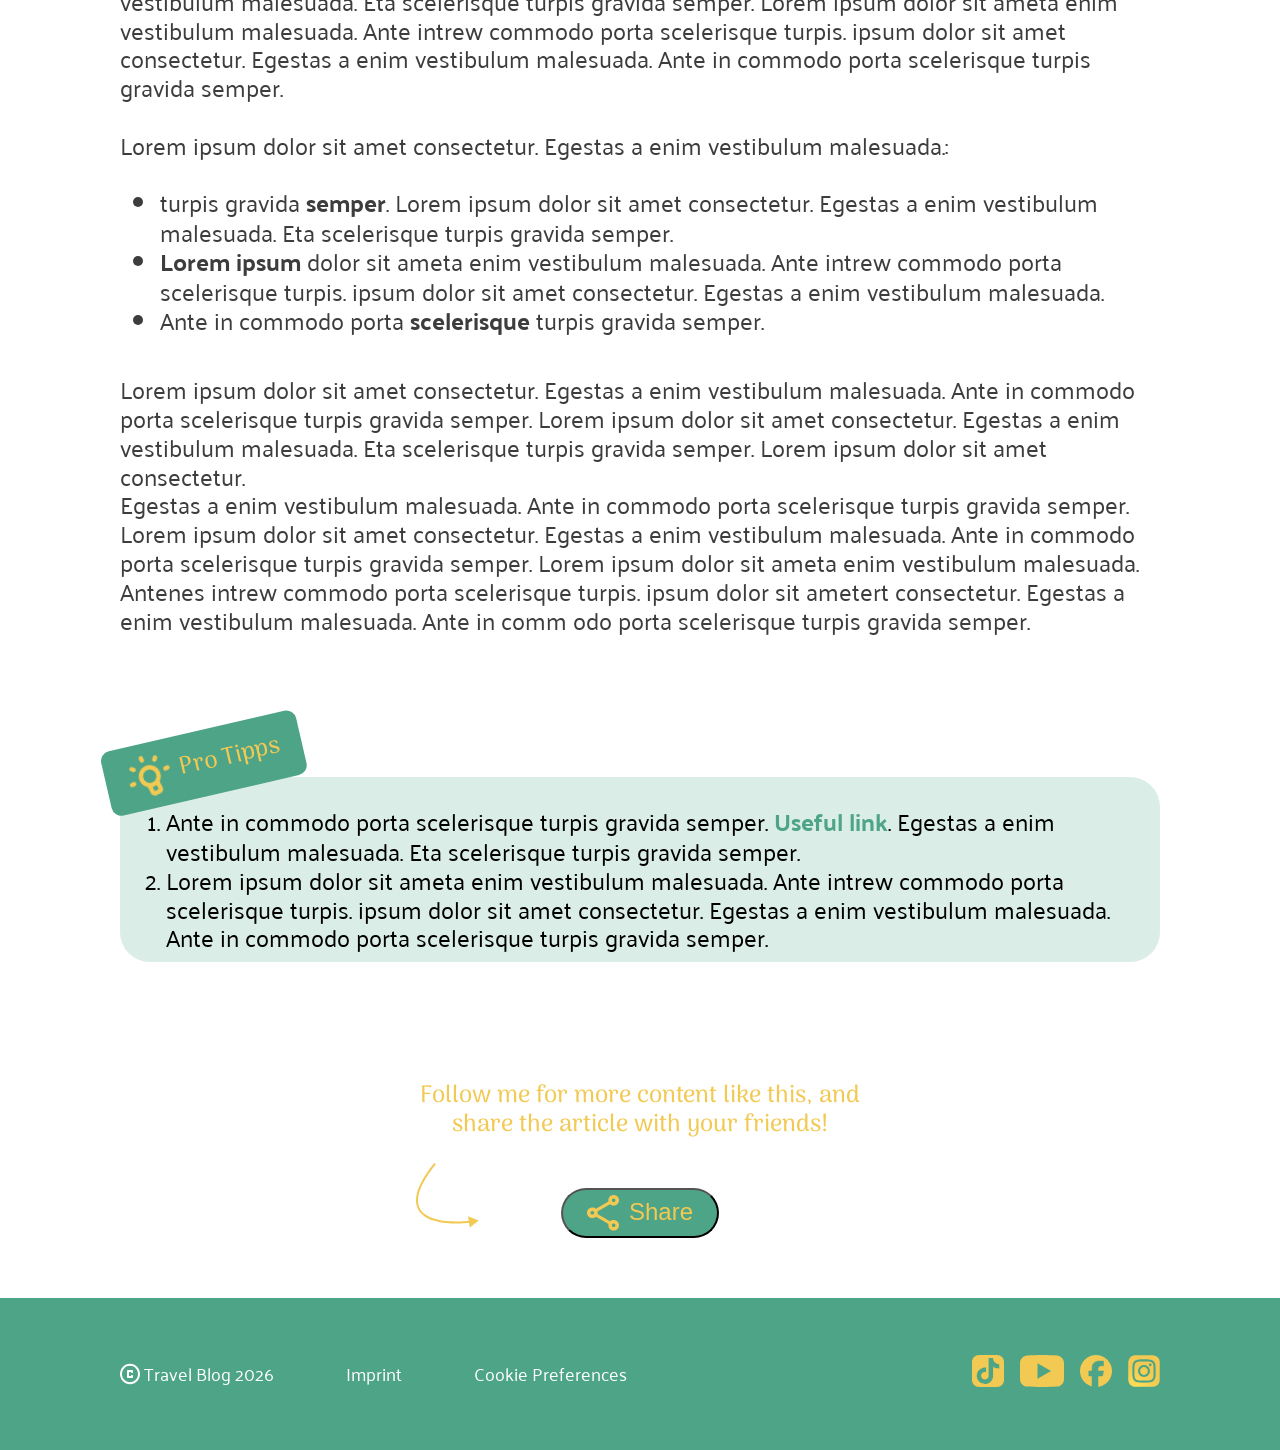
<file: video.html>
<!doctype html>
<html lang="de">
    <head>
        <meta charset="UTF-8" />
        <meta name="viewport" content="width=device-width, initial-scale=1.0" />
        <title>Coppenhagen</title>
        <link rel="stylesheet" href="style.css" />
        <link rel="stylesheet" href="./headline-subpage.css" />
        <link rel="stylesheet" href="responsive-headline-subpage.css" />
        <link rel="stylesheet" href="./response.css" />
        <link rel="stylesheet" href="./video.css" />
        <link rel="stylesheet" href="./graph.css" />

        <link rel="stylesheet" href="./fonts.css" />
        <link
            rel="icon"
            type="image/svg+xml"
            href="./assets/icons/Circle.svg"
        />
    </head>

    <body class="video-page">
        <div class="header-background">
            <header>
                <a href="./index.html">
                    <img
                        src="./assets/icons/logo.svg"
                        alt="Travel Log Logo Icon"
                    />
                </a>
                <nav>
                    <ul class="link-list">
                        <li class="highlights">
                            <a href="./index.html#highlights_section">
                                Highlights
                                <img
                                    src="./assets/icons/highlights_hover.svg"
                                    alt="hover effekt für den highligh button"
                                />
                            </a>
                        </li>
                        <li class="nav-element-faq">
                            <a href="./index.html#faq_section">
                                FAQ
                                <img
                                    src="./assets/icons/faq_hover.svg"
                                    alt="hover effekt für den highligh button"
                                />
                            </a>
                        </li>
                        <li class="nav-element-contact">
                            <a href="./index.html#contact_section">
                                Contact
                                <img
                                    src="./assets/icons/contact_hover.svg"
                                    alt="hover effekt für den highligh button"
                                />
                            </a>
                        </li>
                    </ul>
                </nav>
            </header>
        </div>
        <main>
            <section class="main-flexbox">
                <div class="main-section">
                    <div class="left-content-wrapper">
                        <div class="left-content">
                            <div class="befor-headline">
                                <h2>A Stylish Scandinavian Escape</h2>
                                <h1>
                                    Copenhagen in 3 Days: Big Experiences, Smart
                                    Spending
                                </h1>
                            </div>

                            <div class="headline_description">
                                <p>
                                    Discover Copenhagen, where historic charm
                                    meets modern design, vibrant cycling culture
                                    and waterfront living. Experience the heart
                                    of Scandinavia through cozy cafés,
                                    innovative cuisine, and effortlessly cool
                                    city life.
                                </p>
                            </div>
                        </div>

                        <div class="media-info">
                            <div class="calendar-month">
                                <img
                                    src="./assets/img/calendar_month@2x.png"
                                    alt="calender"
                                />
                                <p>Date:26.01.2026</p>
                            </div>
                            <div class="calendar-time">
                                <img
                                    src="./assets/img/eyeglasses.png"
                                    alt="eyeglass"
                                />
                                <p>Reading time:6min</p>
                            </div>
                            <div class="calendar-read">
                                <img
                                    src="./assets/img/visibility.png"
                                    alt="visibility"
                                />
                                <p>Read:164</p>
                            </div>
                            <div class="calendar-share">
                                <img src="./assets/img/share.png" alt="share" />
                                <p>Shared:18</p>
                            </div>
                        </div>
                    </div>

                    <div class="right-content-wrapper">
                        <div class="rigth-content">
                            <div class="avatar-content">
                                <img
                                    src="./assets/img/Avatar.png"
                                    alt="Tamara Wallker"
                                />
                            </div>

                            <div class="descritpion-card">
                                <div class="autor-content">
                                    <h2>Tamara Wallker</h2>
                                    <h3>Author</h3>
                                </div>

                                <div class="about-autor">
                                    <p>
                                        I've been traveling since 2017, chasing
                                        moments instead of plans. I'm fascinated
                                        by snakes, love sharks, would happily
                                        spend weeks deep in the jungle, and can
                                        never get enough papaya. As long as
                                        there's a next destination, I know I'm
                                        exactly where I'm meant to be.
                                    </p>
                                </div>
                            </div>
                        </div>
                    </div>
                </div>
                <div class="subheadline_description">
                    <p>
                        Lorem ipsum, dolor sit amet consectetur adipisicing
                        elit. Pariatur tempora architecto quasi, aut magnam quod
                        corrupti minima culpa sed vel, eligendi, voluptas
                        nesciunt beatae unde eius impedit eveniet obcaecati
                        sapiente.
                    </p>
                </div>
            </section>
            <section class="video-section">
                <iframe
                    width="930"
                    height="520"
                    src="https://www.youtube.com/embed/RLdsBGfOyXk"
                    title="Das Slow Travel Traumziel! - Urlaubstipp: KOPENHAGEN"
                    frameborder="0"
                    allow="
                        accelerometer;
                        autoplay;
                        clipboard-write;
                        encrypted-media;
                        gyroscope;
                        picture-in-picture;
                        web-share;
                    "
                    referrerpolicy="strict-origin-when-cross-origin"
                    allowfullscreen
                ></iframe>
            </section>
            <section class="Lorem-ipsum-ol-section">
                <div class="carousal-paragraph-1">
                    <p>
                        Lorem ipsum dolor sit amet consectetur. Egestas a enim
                        vestibulum malesuada. Ante in commodo porta scelerisque
                        turpis gravida semper. Lorem ipsum dolor sit amet
                        consectetur. Egestas a enim vestibulum malesuada. Eta
                        scelerisque turpis gravida semper. Lorem ipsum dolor sit
                        ameta enim vestibulum malesuada. Ante intrew commodo
                        porta scelerisque turpis. ipsum dolor sit amet
                        consectetur. Egestas a enim vestibulum malesuada. Ante
                        in commodo porta scelerisque turpis gravida semper.
                        <br /><br />
                    </p>
                </div>

                <div class="video-paragraph-2">
                    <p class="left-text">
                        Lorem ipsum dolor sit amet consectetur. Egestas a enim
                        vestibulum malesuada.:<br /><br />
                    </p>
                    <ul>
                        <li>
                            turpis gravida
                            <span style="font-weight: bold">semper</span>. Lorem
                            ipsum dolor sit amet consectetur. Egestas a enim
                            vestibulum malesuada. Eta scelerisque turpis gravida
                            semper.
                        </li>
                        <li>
                            <span style="font-weight: bold">Lorem ipsum</span>
                            dolor sit ameta enim vestibulum malesuada. Ante
                            intrew commodo porta scelerisque turpis. ipsum dolor
                            sit amet consectetur. Egestas a enim vestibulum
                            malesuada.
                        </li>
                        <li>
                            Ante in commodo porta
                            <span style="font-weight: bold">scelerisque</span>
                            turpis gravida semper.
                        </li>
                    </ul>
                </div>
                <section class="lorem-ipsum-last">
                    <div>
                        <p>
                            Lorem ipsum dolor sit amet consectetur. Egestas a
                            enim vestibulum malesuada. Ante in commodo porta
                            scelerisque turpis gravida semper. Lorem ipsum dolor
                            sit amet consectetur. Egestas a enim vestibulum
                            malesuada. Eta scelerisque turpis gravida semper.
                            Lorem ipsum dolor sit amet consectetur.
                        </p>
                        <p>
                            Egestas a enim vestibulum malesuada. Ante in commodo
                            porta scelerisque turpis gravida semper. Lorem ipsum
                            dolor sit amet consectetur. Egestas a enim
                            vestibulum malesuada. Ante in commodo porta
                            scelerisque turpis gravida semper. Lorem ipsum dolor
                            sit ameta enim vestibulum malesuada. Antenes intrew
                            commodo porta scelerisque turpis. ipsum dolor sit
                            ametert consectetur. Egestas a enim vestibulum
                            malesuada. Ante in comm odo porta scelerisque turpis
                            gravida semper.
                        </p>
                        <br /><br /><br /><br />
                    </div>
                </section>

                <section class="pro-tipps-section">
                    <div class="tipps-heading">
                        <img
                            style="align-items: center"
                            src="./assets/icons/Article 01/wb_incandescent.png"
                        />
                        <h4>Pro Tipps</h4>
                    </div>
                    <div class="tipps-ol">
                        <ol>
                            <li>
                                Ante in commodo porta scelerisque turpis gravida
                                semper.
                                <span style="color: #4ea487; font-weight: bold"
                                    >Useful link</span
                                >. Egestas a enim vestibulum malesuada. Eta
                                scelerisque turpis gravida semper.
                            </li>
                            <li>
                                Lorem ipsum dolor sit ameta enim vestibulum
                                malesuada. Ante intrew commodo porta scelerisque
                                turpis. ipsum dolor sit amet consectetur.
                                Egestas a enim vestibulum malesuada. Ante in
                                commodo porta scelerisque turpis gravida semper.
                            </li>
                        </ol>
                    </div>
                </section>
            </section>

            <div class="share_section">
                <h4>
                    Follow me for more content like this, and <br />
                    share the article with your friends!
                </h4>

                <img
                    class="arrow_icon"
                    src="./assets/icons/arrow.svg"
                    alt="Ein pfeil der auf den Button Share zeigt"
                />
                <img
                    class="arrow_icon_2"
                    src="./assets/icons/arrow-2.svg"
                    alt="Ein pfeil der auf den Button Share zeigt"
                />
                <button>
                    <img
                        src="./assets/icons/share.svg"
                        alt="Ein Share Icon"
                    />Share
                </button>
            </div>
        </main>
        <div class="footer-background">
            <footer>
                <section class="more-information">
                    <div class="copyright-container">
                        <img
                            class="copyright-logo"
                            src="./assets/icons/copyright.svg"
                            alt="copyright icon"
                        />
                        <p>Travel Blog 2026</p>
                    </div>

                    <p>Imprint</p>

                    <p>Cookie Preferences</p>
                </section>
                <section class="sozial-container">
                    <a href="https://www.tiktok.com/de-DE/">
                        <img
                            class="tiktok-logo"
                            src="./assets/icons/Tiktok.svg"
                            alt="Tiktok Icon"
                        />
                    </a>
                    <a href="https://www.youtube.com/">
                        <img
                            class="youtube-logo"
                            src="./assets/icons/youtube.svg"
                            alt="Youtube Icon"
                        />
                    </a>

                    <a href="https://www.facebook.com/">
                        <img
                            class="facebook-logo"
                            src="./assets/icons/facebook.svg"
                            alt="facebook Icon"
                        />
                    </a>
                    <a href="https://www.instagram.com/">
                        <img
                            class="instagram-logo"
                            src="./assets/icons/Instagram.svg"
                            alt="Instagram Icon"
                        />
                    </a>
                </section>
            </footer>
        </div>
        <div class="mobile-Control">
            <nav>
                <ul class="mobile-control-wrapper">
                    <li>
                        <a href="./index.html">
                            <img
                                src="./assets/icons/home.svg"
                                alt="button for highlight"
                            />
                        </a>
                    </li>
                    <li>
                        <a href="#highlights_section">
                            <img
                                src="./assets/icons/rocket_launch_green.svg"
                                alt="button for highlight"
                            />
                        </a>
                    </li>
                    <li class="nav-element-faq">
                        <a href="#faq_section">
                            <img
                                src="./assets/icons/live_help_green.svg"
                                alt="button for faq"
                            />
                        </a>
                    </li>
                    <li class="nav-element-contact">
                        <a href="#contact_section">
                            <img
                                src="./assets/icons/person_pin_green.svg"
                                alt="button for highlight contact"
                            />
                        </a>
                    </li>
                </ul>
            </nav>
        </div>
    </body>
</html>
</file>
<file: contact-style.css>
/* Font-family*/
@import url("https://fonts.googleapis.com/css2?family=Arima:wght@100..700&family=Palanquin:wght@100;200;300;400;500;600;700&family=Raleway:ital,wght@0,100..900;1,100..900&display=swap");
@import url("https://fonts.googleapis.com/css2?family=Arima:wght@100..700&family=Palanquin:wght@100;200;300;400;500;600;700&family=Raleway:ital,wght@0,100..900;1,100..900&display=swap");
/*................................*/

* {
    margin: 0px;
    box-sizing: border-box;
}

/* Feature Contact form code*/
.contact_form_wrapper {
    width: auto;

    justify-self: center;
}

.image_content {
    display: flex;
    align-items: center;
    justify-content: center;
}
.image_content > img {
    max-width: 40px;
    padding: 0 1px;
}

/* Questions relating to customers_ Name Email, Help */
.image_content h2 {
    margin: 0 10px;
    display: flex;
}
.description_from {
    display: flex;
    justify-content: center;
}
.description_form h3 {
    font-family: "Palanquin", sans-serif;
    display: flex;
    align-items: center;
    justify-items: center;
    align-self: center;
    justify-self: center;
    font-size: 24px;
    font-weight: 500;
    text-align: center;
    line-height: 1.2;
    white-space: nowrap;
    line-height: 110%;
}

.information_collected {
    display: flex;
    width: 100%;
    flex-direction: row;
    justify-content: space-between;
    align-self: center;
    justify-self: center;
    justify-self: center;
    margin-top: 50px;
    gap: 50px;
    max-width: 1100px;
}

label {
    font-family: "Palanquin", sans-serif;
    display: flex;
    font-size: 24px;
    font-weight: 500;
    text-align: center;
    white-space: nowrap;
}

.my-name {
    gap: 15px;
    max-width: 400px;
    width: 100%;
}
.input-name {
    height: 93px;
    gap: 17px;
    background: transparent;
    border: none;
    border-bottom: 2px solid #000000;
    display: flex;
    margin-bottom: 93px;
    width: 100%;
}
p.name {
    display: flex;
    flex-direction: column;
}

.input-email {
    height: 93px;
    gap: 17px;
    background: transparent;
    border: none;
    border-bottom: 2px solid #000000;
    display: flex;
    margin-bottom: 93px;
    width: 100%;
}
p.email {
    display: flex;
    flex-direction: column;
    width: 100%;
}

.input-help {
    height: 93px;
    background: transparent;
    border: none;
    border-bottom: 2px solid #000000;
    display: flex;
}

p.help {
    display: flex;
    flex-direction: column;
}

/* verification that the private security policy has been read and understood*/

form {
    display: flex;
    flex-direction: column;
    align-self: center;
    justify-self: center;
}
.privacy br {
    display: none;
}
.check {
    display: flex;
    flex-direction: row;
    margin-top: 15px;
    margin-bottom: 15px;
    gap: 5px;
}
p.privaty {
    text-wrap: nowrap;
    max-width: 507px;
}
span.privat-policy {
    font-family: "Palanquin", sans-serif;
    font-weight: 400;
    font-size: 15px;
    letter-spacing: -3%;
    text-align: center;
    color: #4ea487;
    padding: 0 0.5rem;
    width: 539px;
}

.privaty {
    text-wrap: nowrap;
    text-align: left;
    max-width: 338px;
}
br.after-green {
    white-space: nowrap;
}

.checkbox {
    max-width: 18px;
    height: 18px;
    border: 3px solid #54370d;
    display: flex;
    align-self: center;
    justify-self: center;
}

button {
    width: 100%;
    max-width: 139px;
    height: 48px;
    display: flex;
    align-self: center;
    justify-self: center;
    justify-content: center;
    align-content: center;
    align-items: center;

    padding-right: 24px;
    padding-left: 24px;

    border: 2px solid;
    border-radius: 40px;
    color: #737373;
    font-family: "Arima", system-ui;
    font-weight: 700;
    font-size: 24px;
    text-align: center;
}

.privacy {
    font-family: Palanquin;
    font-size: 15px;
    line-height: 120%;
}
</file>
<file: responsive-contact-form.css>
/* Responsive Design withd width from 480px, 800px, 1200px */

@media screen and (min-width: 1100px) and (max-width: 1440px) {
    .contact {
        margin: 0px;
        padding: 0px;
    }
    .contact_form_wrapper {
        flex-direction: row;
    }

    .image_content {
        display: flex;
        align-items: center;
        justify-content: center;
    }
    h1 {
        display: flex;
        font-size: 40px;
        white-space: nowrap;
    }
    .description_form h3 {
        display: flex;
        white-space: nowrap;
        max-width: 56ch;
        text-wrap: balance;
    }

    .information_collected {
        display: flex;
        flex-direction: row;
        margin-top: 50px;
    }

    label {
        font-family: "Palanquin", sans-serif;
        display: flex;
        font-size: 24px;
        text-align: left;
        margin-top: 50px;
        white-space: nowrap;
        overflow-wrap: break-word;
    }
    .check {
        max-width: 539px;
        display: flex;
        flex-direction: row;
        margin-top: 15px;
        margin-bottom: 15px;
        gap: 5px;
    }

    br.after-green {
        white-space: nowrap;
    }
    p.privacy {
        white-space: nowrap;
    }
}

@media screen and (min-width: 650px) and (max-width: 1100px) {
    .image_content {
        display: flex;
        align-items: center;
        justify-content: center;
    }
    h1 {
        display: flex;
        font-size: 40px;
        white-space: nowrap;
        max-width: 241px;
    }

    .description_form h3 {
        display: none;
    }

    .information_collected {
        display: flex;
        flex-direction: column;
        justify-content: space-between;
        margin-bottom: 50px;
    }
    .my-help {
        display: flex;
        flex-direction: column;
    }

    label {
        font-family: "Palanquin", sans-serif;
        display: flex;
        font-size: 24px;
        text-align: left;
        white-space: nowrap;
        overflow-wrap: break-word;
        max-width: 338px;
        margin-top: 50px;
    }

    .checkbox-content {
        display: flex;
        flex-direction: column;
        justify-items: center;
        align-items: center;
        max-width: 335px;
    }
    .input-name {
        width: 527px;
        height: 93px;
        gap: 17px;
        background: transparent;
        border: none;
        border-bottom: 2px solid #000000;
        display: flex;
        margin-bottom: 0px;
    }
    .input-email {
        width: 527px;
        height: 93px;
        gap: 17px;
        background: transparent;
        border: none;
        border-bottom: 2px solid #000000;
        display: flex;
        margin-bottom: 0px;
    }
}

@media screen and (min-width: 480px) and (max-width: 649px) {
    .image_content {
        display: flex;
        align-self: center;
        justify-self: center;
        justify-content: center;
    }
    h1 {
        display: flex;
        font-size: 40px;
        white-space: nowrap;
        max-width: 241px;
    }
    .description_form h3 {
        display: none;
    }
    .information_collected {
        display: flex;
        flex-direction: column;
        justify-content: space-between;
        gap: 50px;
    }
    label {
        font-family: "Palanquin", sans-serif;

        font-size: 24px;
        text-align: right;
        white-space: nowrap;

        max-width: 338px;
        display: flex;

        justify-content: flex-start;
    }
    .input-name {
        max-width: 338px;
        height: 98px;
        gap: 17px;
        background: transparent;
        border: none;
        border-bottom: 2px solid #000000;
        display: flex;
        margin-bottom: 0px;
    }
    .input-email {
        max-width: 338px;
        height: 98px;
        gap: 17px;
        background: transparent;
        border: none;
        border-bottom: 2px solid #000000;
        display: flex;

        justify-self: center;
    }

    .my-help {
        display: flex;
        align-self: center;
    }
    .input-help {
        width: 338px;

        gap: 17px;
        background: transparent;
        border: none;
        border-bottom: 2px solid #000000;
        display: flex;
        align-self: center;
        margin-bottom: 0px;
    }
    p.help {
        display: flex;
        flex-direction: column;
        width: 337px;
    }
    .checkbox-content {
        display: flex;
        flex-direction: column;
        justify-items: center;
        align-items: center;
        max-width: 338px;
    }

    form {
        display: flex;
        flex-direction: column;
        align-self: center;
        justify-self: center;
    }
    .privacy br {
        display: inline;
    }
    .check {
        max-width: 338px;

        display: flex;
        flex-direction: row;
        margin-top: 15px;
        margin-bottom: 15px;
        gap: 5px;
        display: flex;
        align-self: center;
    }
    .check input {
        margin-top: 3px;
        flex-shrink: 0;
    }
    .after-green {
        white-space: wrap;
    }
}

@media screen and (min-width: 320px) and (max-width: 479px) {
    .image_content {
        display: flex;
        align-self: center;
        justify-self: center;
        justify-content: center;
    }
    h1 {
        display: flex;
        font-size: 40px;
        white-space: nowrap;
        max-width: 241px;
    }
    .description_form h3 {
        display: none;
    }
    .information_collected {
        display: flex;
        flex-direction: column;
        justify-content: space-between;
        gap: 50px;
    }
    label {
        font-family: "Palanquin", sans-serif;

        font-size: 24px;
        text-align: right;
        white-space: nowrap;

        max-width: 300px;
        display: flex;

        justify-content: flex-start;
    }
    .input-name {
        max-width: 300px;
        height: 98px;
        gap: 17px;
        background: transparent;
        border: none;
        border-bottom: 2px solid #000000;
        display: flex;
        margin-bottom: 0px;
    }
    .input-email {
        max-width: 300px;
        height: 98px;
        gap: 17px;
        background: transparent;
        border: none;
        border-bottom: 2px solid #000000;
        display: flex;
        justify-self: center;
    }

    .my-help {
        display: flex;
        align-self: center;
    }
    .input-help {
        width: 300px;
        height: 98px;
        gap: 17px;
        background: transparent;
        border: none;
        border-bottom: 2px solid #000000;
        display: flex;
        align-self: center;
        margin-bottom: 0px;
    }
    p.help {
        display: flex;
        flex-direction: column;
        width: 300px;
    }
    .checkbox-content {
        display: flex;
        flex-direction: column;
        justify-items: center;
        align-items: center;
        max-width: 338px;
        /*margin: 20px 0px;*/
    }

    form {
        display: flex;
        flex-direction: column;
        align-self: center;
        justify-self: center;
        /*max-width: 338px;*/
    }
    .privacy br {
        display: inline;
    }
    .check {
        max-width: 338px;

        display: flex;
        flex-direction: row;
        margin-top: 15px;
        margin-bottom: 15px;
        gap: 5px;
        display: flex;
        align-self: center;
    }
    .check input {
        margin-top: 3px;
        flex-shrink: 0;
    }
    .after-green {
        white-space: wrap;
    }
}
</file>
<file: style.css>
/* palanquin-regular - latin */
@font-face {
    font-display: swap; /* Check https://developer.mozilla.org/en-US/docs/Web/CSS/@font-face/font-display for other options. */
    font-family: "Palanquin";
    font-style: normal;
    font-weight: 400;
    src: url(".assets/fonts/palanquin-v17-latin-regular.woff2") format("woff2"); /* Chrome 36+, Opera 23+, Firefox 39+, Safari 12+, iOS 10+ */
}

/* arima-regular - latin */
@font-face {
    font-display: swap; /* Check https://developer.mozilla.org/en-US/docs/Web/CSS/@font-face/font-display for other options. */
    font-family: "Arima";
    font-style: normal;
    font-weight: 400;
    src: url(".assets/fonts/arima-v7-latin-regular.woff2") format("woff2"); /* Chrome 36+, Opera 23+, Firefox 39+, Safari 12+, iOS 10+ */
}

* {
    margin: 0;
    margin: 0px;
    box-sizing: border-box;
    scroll-behavior: smooth;
    line-height: 120%;
}

.mobile-Control {
    background-color: rgba(241, 201, 83, 1);
}
.mobile-control-wrapper {
    display: flex;
    justify-content: center;
    gap: 64px;
    padding: 24px 25px;
}

.mobile-Control img {
    color: #4ea487;
}

h1 {
    color: rgba(84, 55, 13, 1);
    font-size: 60px;
    line-height: 120%;
    white-space: nowrap;
}
main {
    width: 100%;
    display: flex;
    flex-direction: column;
    padding-top: 120px;
    padding-bottom: 120px;
}

.header-background {
    background-color: rgba(78, 164, 135, 1);
    width: 100%;
}

header {
    display: flex;
    gap: 102px;
    height: 128px;
    align-items: center;
    padding-left: 120px;
    padding-right: 120px;
}

header > img {
    width: 72px;
}

nav ul {
    display: flex;
    gap: 72px;
}

nav li {
    position: relative;
    font-size: 24px;
    color: rgba(248, 245, 235, 1);
    list-style-type: none;
}
nav a {
    color: rgba(248, 245, 235, 1);
    text-decoration: none;
}

nav li :active {
    color: rgba(241, 201, 83, 1);
}

ul.link-list li img {
    display: none;
}

ul.link-list .highlights:hover img {
    display: block;
    position: absolute;
    bottom: -5px;
    left: -5px;
}

ul.link-list .nav-element-faq:hover img {
    display: block;
    position: absolute;
    bottom: -5px;
    left: -5px;
}
ul.link-list .nav-element-contact:hover img {
    display: block;
    position: absolute;
    bottom: -5px;
    left: -5px;
}
footer {
    display: flex;
    justify-content: space-between;
    height: 152px;
    align-items: center;
    padding: 60px 120px 60px 120px;
    color: white;
    font-size: 16px;
}

main {
    width: 100%;
    padding-left: 120px;
    padding-right: 120px;
    display: flex;
    flex-direction: column;
    align-items: center;
    gap: 120px;
}

.footer-background {
    background-color: rgba(78, 164, 135, 1);
    width: 100%;
}

.more-information {
    display: flex;
    gap: 72px;
}
.copyright-container {
    display: flex;
    gap: 4px;
}
.sozial-container {
    display: flex;
    gap: 16px;
}

.faqs {
    width: 100%;
    display: flex;
    flex-direction: column;
    gap: 48px;
    align-items: center;
    padding: 0px 16px;
}

.section_header {
    display: flex;
    align-items: center;
    justify-content: center;
    gap: 8px;
}

.hightlights {
    display: flex;
    flex-direction: column;
    gap: 88px;
    width: 100%;
    align-items: center;
}

.describtion-text {
    text-align: center;
    font-size: 24px;
}

h2 {
    font-family: "Arima";
    font-size: 52px;
    font-weight: 700;
    color: #4ea487;
}

.faqs_question {
    display: flex;
    flex-direction: column;
    gap: 32px;
    width: 100%;
}

.faqs_content {
    background-color: #f1c953;
    padding: 16px 14px;
    border: none;
    border-radius: 12px;
    display: flex;
    flex-direction: column;
    gap: 8px;
}

summary {
    list-style: none;
    pointer-events: none;
    /* display: flex;
    justify-content: space-between;
    align-items: center;
     font-family: 'Palanquin';
    font-size: 24px;
    font-weight: 700;
    line-height: 28px;
    color: #54370D;
    pointer-events: none; */
}

.faqs h3 {
    display: flex;
    justify-content: space-between;
    align-items: center;
    font-family: "Palanquin";
    font-size: 24px;
    font-weight: 700;
    line-height: 28px;
    color: #54370d;
    pointer-events: none;
}

.trigger {
    pointer-events: auto;
    cursor: pointer;
}

details > p {
    display: block;
    background-color: white;
    font-size: 15px;
    border-radius: 6px;
    padding: 10px;
}

summary img {
    transition: transform 285ms ease-in-out;
}

details[open] summary img {
    transform: rotate(-180deg);
}

.section_header_wrapper {
    display: flex;
    flex-direction: column;
    gap: 24px;
}

h1 {
    font-family: "Arima";
    font-size: 32px;
    color: #54370d;
    font-weight: 600;
}
.hero-section {
    background-image: url(./assets/img/header-background.png);
    background-position: center;
    background-repeat: no-repeat;
    height: 515px;
}

.content-box {
    background-image: url(./assets/icons/yellow-background.svg);
    background-repeat: no-repeat;
    background-size: contain;
    height: 540px;
    display: flex;
    align-items: center;
}

.headline-wrapper {
    max-width: 345px;
    display: flex;
    flex-direction: column;
    gap: 32px;
    margin-left: 3%;
}

.headline-wrapper > p {
    font-size: 28px;
    color: rgba(84, 55, 13, 1);
}

.bagde-wrapper {
    position: relative;
    display: flex;
    align-items: center;
    justify-content: center;
    left: 10%;
    bottom: -18%;
}
.bagde-background {
    position: absolute;
    width: 160px;
}
.bagde-text {
    position: absolute;
    width: 132px;
}
.bagde-orb {
    position: absolute;
    width: 50px;
}

.image-slider-section {
    display: flex;
    flex-direction: column;
    gap: 64px;
    align-items: center;
    width: 100%;
}

/* .stage{
    width: 1100px;
    height: 440px;
    margin: 0 auto;

} */

.slider {
    z-index: 1;
    display: flex;
    align-items: center;
    height: 440px;
    max-width: 1440px;
    width: 100%;
    position: relative;
}

.slider_element > img {
    z-index: 1;
    width: 300px;
    height: 440px;
    object-fit: cover;
    border-radius: 16px;

    box-shadow:
        0px 2px 2px rgba(3, 7, 18, 0.02),
        0px 8px 6px rgba(3, 7, 18, 0.04),
        0px 18px 14px rgba(3, 7, 18, 0.06),
        0px 32px 24px rgba(3, 7, 18, 0.08);

    transform: perspective(250px) rotateY(20deg) translateX(-20px);
    transform-origin: 50% 50%;
    transition: all 250ms ease-in-out;
}

.slider_element > img:hover {
    z-index: 2;
    transform: perspective(250px) rotateY(0deg) translateX(0px);
}

.slider_element {
    z-index: 1;
    width: 20%;
    height: 440px;
    /* object-fit:cover; */

    border-radius: 16px;

    box-shadow:
        0px 2px 2px rgba(3, 7, 18, 0.02),
        0px 8px 6px rgba(3, 7, 18, 0.04),
        0px 18px 14px rgba(3, 7, 18, 0.06),
        0px 32px 24px rgba(3, 7, 18, 0.08);

    transform: perspective(250px) rotateY(20deg) translateX(-20px);
    transform-origin: 50% 50%;
    transition: all 300ms ease-in-out;
}

.slider_element:hover {
    z-index: 2;
    transform: perspective(250px) rotateY(0deg) translateX(0px) scaleX(1.5)
        scaleY(1.2);
}

.slider_element:hover ~ .slider_element {
    transform: perspective(250px) rotateY(-10deg) translateX(100px)
        translateY(-20px);
}

/* .slider_element ~ .slider_element:hover{
    transform: translateX(10px);
} */

.carousal-paragraph-1 > p {
    font-family: "Palanquin";
    font-size: 24px;
}

.corousal-paragraph-2 {
    font-family: "Palanquin";
    align-items: center;
    font-size: 24px;
    margin-left: 102px;
    padding-bottom: 120px;
}

.corousal-paragraph-2 p {
    margin: 0 0 28px;
}

.corousal-paragraph-2 ol {
    padding-left: 36px;
}

.tipps-heading {
    display: flex;
    justify-content: center;
    gap: 10px;
    background-color: #4ea487;
    width: 200px;
    height: 66px;
    display: flex;
    align-items: center;
    border-radius: 10px;
    transform: rotate(-13deg) translateY(15px) translateX(-20px);
}

/* .Lorem-ipsum-ol-section{
    width: min(1200px, 100%);
} */

h4 {
    font-family: "Palanquin";
    color: #f1c953;
    font-size: 28px;
    font-weight: 700;
}

.tipps-ol {
    display: grid;
    place-items: center;
    padding-left: 36px;
    background-color: #4ea48733;
    font-family: "Palanquin";
    font-size: 24px;
    border-radius: 30px;
    height: fit-content;
}

.tipps-ol ol {
    align-items: center;
    padding: 30px 10px 10px 10px;
    text-wrap: auto;
}

.pro-tipps-section {
    padding: unset;
}

.lorem-ipsum-last > p {
    font-family: "Palanquin";
    font-size: 24px;
    margin-block-end: 0em;
    margin-block-start: 0em;
}

.image-slider-mobile {
    flex-direction: unset;
    position: relative;
    width: min(686px, calc(100vw - 48px));
    aspect-ratio: 686 / 718;
    display: none;
    justify-content: center;
    align-items: flex-end;
    gap: 16px;
    overflow: hidden;
    background-color: transparent;
}

.image-slider-mobile input {
    appearance: none;
    position: relative;
    z-index: 10;
    width: 22px;
    height: 22px;
    margin: 0;
    border: 0;
    border-radius: 50%;
    background-color: #c9e5dc;
    cursor: pointer;
    transition:
        flex-basis 300ms ease,
        background-color 300ms ease;
}

.image-slider-mobile input:checked {
    width: 40px;
    height: 22px;
    border-radius: 24px;
    background-color: #4ea487;
}

.slider-mobile-wrapper {
    z-index: 1;
    width: 900%;
    height: 82%;
    position: absolute;
    left: 0;
    top: 0;
    display: flex;
    align-items: center;
    transition: transform 600ms ease-in-out;
}

.slider-mobile-element {
    position: relative;
    flex: 0 0 6.48%;
    height: 100%;
    margin-right: -0.4%;
    border-radius: clamp(16px, 4vw, 32px);
    box-shadow: 0 16px 35px rgba(35, 42, 60, 0.2);
    transform: scale(0.8);
    transition:
        transform 600ms ease-in-out,
        box-shadow 600ms ease-in-out,
        opacity 600ms ease-in-out;
}

.image-slider-mobile input[value="one"]:checked ~ .slider-mobile-wrapper {
    transform: translateX(-10%);
}

.image-slider-mobile input[value="two"]:checked ~ .slider-mobile-wrapper {
    transform: translateX(-16%);
}

.image-slider-mobile input[value="three"]:checked ~ .slider-mobile-wrapper {
    transform: translateX(-22%);
}

.image-slider-mobile input[value="four"]:checked ~ .slider-mobile-wrapper {
    transform: translateX(-28%);
}

.image-slider-mobile input[value="five"]:checked ~ .slider-mobile-wrapper {
    transform: translateX(-33%);
}

.image-slider-mobile
    input[value="one"]:checked
    ~ .slider-mobile-wrapper
    > .slider-mobile-element:nth-child(2),
.image-slider-mobile
    input[value="five"]:checked
    ~ .slider-mobile-wrapper
    > .slider-mobile-element:nth-child(8) {
    opacity: 0;
}

.image-slider-mobile
    input[value="one"]:checked
    ~ .slider-mobile-wrapper
    > .slider-mobile-element:nth-child(3),
.image-slider-mobile
    input[value="two"]:checked
    ~ .slider-mobile-wrapper
    > .slider-mobile-element:nth-child(4),
.image-slider-mobile
    input[value="three"]:checked
    ~ .slider-mobile-wrapper
    > .slider-mobile-element:nth-child(5),
.image-slider-mobile
    input[value="four"]:checked
    ~ .slider-mobile-wrapper
    > .slider-mobile-element:nth-child(6),
.image-slider-mobile
    input[value="five"]:checked
    ~ .slider-mobile-wrapper
    > .slider-mobile-element:nth-child(7) {
    z-index: 5;
    transform: scale(0.9);
    box-shadow: 0 20px 48px rgba(35, 42, 60, 0.28);
}
/* 
.image-slider-mobile
    input[value="one"]:checked
    ~ .slider-mobile-wrapper
    > .slider-mobile-element:nth-child(2),
.image-slider-mobile
    input[value="two"]:checked
    ~ .slider-mobile-wrapper
    > .slider-mobile-element:nth-child(3),
.image-slider-mobile
    input[value="three"]:checked
    ~ .slider-mobile-wrapper
    > .slider-mobile-element:nth-child(4),
.image-slider-mobile
    input[value="four"]:checked
    ~ .slider-mobile-wrapper
    > .slider-mobile-element:nth-child(5),
.image-slider-mobile
    input[value="five"]:checked
    ~ .slider-mobile-wrapper
    > .slider-mobile-element:nth-child(6) {
    z-index: 3;
    transform: perspective(900px) rotateY(12deg) scale(0.8);
}

.image-slider-mobile
    input[value="one"]:checked
    ~ .slider-mobile-wrapper
    > .slider-mobile-element:nth-child(4),
.image-slider-mobile
    input[value="two"]:checked
    ~ .slider-mobile-wrapper
    > .slider-mobile-element:nth-child(5),
.image-slider-mobile
    input[value="three"]:checked
    ~ .slider-mobile-wrapper
    > .slider-mobile-element:nth-child(6),
.image-slider-mobile
    input[value="four"]:checked
    ~ .slider-mobile-wrapper
    > .slider-mobile-element:nth-child(7),
.image-slider-mobile
    input[value="five"]:checked
    ~ .slider-mobile-wrapper
    > .slider-mobile-element:nth-child(8) {
    z-index: 3;
    transform: perspective(900px) rotateY(-12deg) scale(0.8);
} */

.element1 {
    background-image: url("./assets/images/beach%2005.jpg");
    background-position: center;
    background-repeat: no-repeat;
    background-size: cover;
}

.element2 {
    background-image: url(./assets/images/beach03.jpg);
    background-position: center;
    background-repeat: no-repeat;
    background-size: cover;
}

.element3 {
    background-image: url(./assets/images/beach02.jpg);
    background-position: center;
    background-repeat: no-repeat;
    background-size: cover;
}

.element4 {
    background-image: url(./assets/images/beach01.jpg);
    background-position: center;
    background-repeat: no-repeat;
    background-size: cover;
}

.element5 {
    background-image: url(./assets/images/women-in-dress.jpg);
    background-position: 40% 75%;
    background-repeat: no-repeat;
    background-size: cover;
}
</file>
<file: slider.css>
.slider_a {
    position: relative;
    background-color: black;
    /*max-width: 1200px;*/
    width: 100%;
    max-width: 1200px;
    height: 530px;
    display: flex;
    justify-content: center;
    align-items: flex-end;
    border-top-right-radius: 100px;
    overflow: hidden;
    gap: 22px;
}
.slider_a_wrapper {
    width: 400%;
    height: 100%;
    position: absolute;
    display: flex;
    left: 0;
    transition: all 1s ease-in-out;
}

.slider_a_wrapper a {
    display: block;
    height: 100%;
    text-decoration: none;
}

.slider_a_element {
    width: calc(100% / 4);
    height: 100%;
}

.element_one {
    background-color: aquamarine;
    background-image: url(./assets/img/beaches-background.jpg);
    background-position: center;
    background-size: cover;
    background-repeat: no-repeat;
}

.element_two {
    background-color: brown;
    background-image: url(./assets/img/copenhagen-background.jpg);
    background-position: center;
    background-size: cover;
    background-repeat: no-repeat;
}
.element_three {
    background-image: url(./assets/img/pattaya-pulse.jpg);
    background-position: center;
    background-size: cover;
    background-repeat: no-repeat;
}

.element_four {
    background-image: url(./assets/img/Fuji-background.jpg);
    background-position: center;
    background-size: cover;
    background-repeat: no-repeat;
}

.slider_a input {
    z-index: 2;
    accent-color: rgba(241, 201, 83, 1);

    appearance: none;
    width: 28px;
    height: 28px;
    border-radius: 20px;
    /* White border = spacing between dot and ring */
    border: 0.15em solid rgba(255, 255, 255, 1);
    /* box-shadow for the outer ring */
    box-shadow: 0 0 0 0.1em #99999900;
    background-color: rgba(255, 255, 255, 1);
    margin-bottom: 3%;
    cursor: pointer;
}

.slider_a input:checked {
    z-index: 2;
    accent-color: rgba(241, 201, 83, 1);

    appearance: none;
    width: 40px;
    height: 28px;
    border-radius: 20px;
    /* White border = spacing between dot and ring */
    border: 0.15em solid rgba(241, 201, 83, 1);
    /* box-shadow for the outer ring */
    box-shadow: 0 0 0 0.1em #99999900;
    background-color: rgba(241, 201, 83, 1);
}

/*
.slider_a input[value="one"]:checked ~ .slider_a_wrapper {
    transform: translateX(calc(100% / 4));
}

.slider_a input[value="two"]:checked ~ .slider_a_wrapper {
    transform: translateX(0);
}

.slider_a input[value="three"]:checked ~ .slider_a_wrapper {
    transform: translateX(calc(-100% / 3));
}

.slider_a input[value="four"]:checked ~ .slider_a_wrapper {
    transform: translateX(calc(-100% / 4));
}

*/
.slider_a input[value="one"]:checked ~ .slider_a_wrapper {
    transform: translateX(0);
}

.slider_a input[value="two"]:checked ~ .slider_a_wrapper {
    transform: translateX(calc(-100% / 4));
}

.slider_a input[value="three"]:checked ~ .slider_a_wrapper {
    transform: translateX(calc((-100% / 4) * 2));
}

.slider_a input[value="four"]:checked ~ .slider_a_wrapper {
    transform: translateX(calc((-100% / 4) * 3));
}

.slider_content {
    position: relative;
    top: 54px;
    left: 38px;
    max-width: 880px;
    min-width: 0px;

    color: rgba(255, 255, 255, 1);
    background-color: rgba(255, 255, 255, 0.1);
    padding: 16px 24px;
    border: 1px solid white;
    border-top: none;
    border-bottom: none;
    backdrop-filter: blur(10px);

    display: flex;
    flex-direction: column;
    gap: 8px;
}
</file>
<file: response.css>
@media screen and (min-width: 1441px) {
    header {
        padding: 0px max(120px, calc(50% - 720px));
    }
    footer {
        padding: 0px max(120px, calc(50% - 720px));
    }
    main {
        padding: 0px max(120px, calc(50% - 720px));
        padding-bottom: 80px;
        padding-top: 80px;
    }
    .hero-section {
        padding: 0px max(120px, calc(50% - 720px));
    }
}
@media screen and (min-width: 861px) {
    .mobile-Control {
        display: none;
    }
}
@media screen and (min-width: 700px) and (max-width: 1300px) {
    main {
        padding-top: 60px;
        padding-bottom: 60px;
    }
    .landing-content {
        padding-left: 60px;
        padding-right: 60px;
    }
    .slider_content {
        top: 54px;
        left: 38px;
        width: 550px;
        min-width: 0px;
    }
}

@media screen and (max-width: 1200px) {
    .two_diagram {
        flex-direction: column;
        align-items: center;
    }
}

@media screen and (max-width: 900px) {
    .copyright-logo {
        width: 18px;
        height: 18px;
    }
    .hightlights {
        gap: 32px;
    }
    .describtion-text {
        display: none;
    }
    .tiktok-logo {
        width: 26px;
        height: 26px;
    }

    .facebook-logo {
        width: 26px;
        height: 26px;
    }

    .youtube-logo {
        width: 34px;
        height: 26px;
    }

    .instagram-logo {
        width: 26px;
        height: 26px;
    }

    .more-information {
        gap: 36px;
    }
    footer {
        padding: 30px 60px 30px 60px;
    }
}
@media screen and (min-width: 861px) and (max-width: 1150px) {
    .bagde-wrapper {
        left: 18%;
    }
}
@media screen and (min-width: 600px) and (max-width: 860px) {
    .bagde-wrapper {
        left: 45%;
    }
}

@media screen and (min-width: 481px) and (max-width: 860px) {
    .headline-wrapper {
        display: none;
    }
    .landing-content {
        padding-left: 15px;
        padding-right: 15px;
    }
    .content-box {
        height: 380px;
    }
    main {
        padding-top: 30px;
        padding-bottom: 30px;
    }
    header nav {
        display: none;
    }
    .mobile-Control {
        position: sticky;
        bottom: 0px;
        display: block;
        z-index: 100;
    }
    header {
        justify-content: center;
    }
    .slider_content {
        width: 500px;
        top: 80px;
        left: 15px;
    }
    footer {
        padding: 30px 20px 30px 20px;
    }
}
@media screen and (min-width: 676px) {
    .arrow_icon {
        display: flex;
    }
    .arrow_icon_2 {
        display: none;
    }
}
@media screen and (max-width: 675px) {
    .headline-wrapper {
        display: none;
    }
    .landing-content {
        padding-left: 15px;
        padding-right: 15px;
    }
    main {
        padding-top: 30px;
        padding-bottom: 30px;
    }
    h4 {
        font-size: 18px;
    }

    .slider_content {
        width: 300px;
        top: 100px;
        left: 15px;
    }
    .arrow_icon {
        display: none;
    }
    .arrow_icon_2 {
        left: -5px;
    }
    .rain-diagram {
        width: 245px;
        height: 183px;
        border-radius: 30px;
    }
    .rain-section {
        gap: 32px;
    }
    .two_diagram {
        gap: 32px;
    }
    .small_diagram {
        width: 243px;
        height: 211px;
    }
    .graph-page main {
        gap: 40px;
        padding-left: 15px;
        padding-right: 15px;
    }
    h3 {
        font-size: 20px;
    }
    p {
        font-size: 16px;
    }
    header nav {
        display: none;
    }
    .mobile-Control {
        bottom: 0px;
        display: block;
        position: sticky;
        z-index: 100;
    }
    header {
        justify-content: center;
    }
    footer {
        height: 134px;
        padding: 30px 24px 30px 24px;
        align-items: flex-end;
        justify-content: space-around;
    }
    .more-information {
        flex-direction: column-reverse;

        gap: 8px;
    }

    .sozial-container {
        gap: 16px;
    }

    .copyright-logo {
        width: 16px;
        height: 16px;
    }

    .tiktok-logo {
        width: 24px;
        height: 24px;
    }

    .facebook-logo {
        width: 24px;
        height: 24px;
    }

    .youtube-logo {
        width: 32px;
        height: 24px;
    }

    .instagram-logo {
        width: 24px;
        height: 24px;
    }

    h2 {
        font-size: 16px;
    }
}

@media screen and (max-width: 349px) {
    .mobile-control-wrapper {
        gap: 16px;
        padding: 12px 13px;
    }
    .mobile-Control {
        bottom: 0px;
        position: sticky;
        z-index: 100;
    }

    .slider_content {
        width: 240px;
        top: 100px;
        left: 15px;
    }
    footer {
        flex-direction: column;
        align-items: center;
    }

    h4 {
        font-size: 16px;
    }

    .rain-diagram {
        width: 245px;
        height: 183px;
        border-radius: 30px;
    }

    .small_diagram {
        width: 243px;
        height: 211px;
    }
    .sozial-container {
        display: none;
    }
}

@media screen and (max-width: 900px) {
    .carousel-page main {
        padding-right: 24px;
        padding-left: 24px;
        gap: 80px;
    }

    .video-page main {
        padding-left: 24px;
        padding-right: 24px;
    }

    .carousel-page .image-slider-section > header {
        height: auto;
        padding: 0;
        justify-content: center;
    }

    .carousel-page .image-slider-section h1 {
        font-size: clamp(24px, 5.3vw, 40px);
        line-height: 1.2;
        text-align: center;
        white-space: normal;
    }

    .carousel-page .slider {
        width: min(1100px, 100%);
    }

    .carousel-page .slider_element {
        width: 20%;
        height: 100%;
        transform: perspective(250px) rotateY(-20deg) translateX(20px);
    }
}

@media screen and (max-width: 900px) {
    .carousel-page .image-slider-section {
        width: 100%;
        gap: 24px;
    }

    .carousel-page .image-slider-section .slider {
        display: none;
    }

    .carousel-page .image-slider-section h1 {
        margin: 0;
        font-size: clamp(24px, 5.7vw, 42px);
        line-height: 1.15;
    }

    .carousel-page .image-slider-mobile {
        display: flex;
    }

    .carousel-page .slider-mobile-wrapper {
        height: 82%;
    }

    .carousel-page .slider-mobile-element {
        background-position: center;
    }
}

@media screen and (max-width: 1135px) {
    .tipps-ol {
        height: fit-content;
    }
}

@media screen and (max-width: 921px) {
    .tipps-ol {
        font-size: 20px;
    }

    .carousal-paragraph-1 > p {
        font-size: 20px;
    }

    .corousal-paragraph-2 {
        font-size: 20px;
    }

    .corousal-paragraph-2 > p {
        font-size: 20px;
    }

    .tipps-heading > h4 {
        font-size: 20px;
    }
    .lorem-ipsum-last p {
        font-size: 20px;
    }

    .tipps-heading {
        width: 150px;
        transform: rotate(-13deg) translateY(15px) translateX(-10px);
    }

    .share_section > h4 {
        font-size: 18px;
    }
}

@media screen and (max-width: 1038px) {
    .corousal-paragraph-2 {
        margin-left: 0px;
        padding-bottom: 80px;
    }
}

@media screen and (min-width: 541px) and (max-width: 660px) {
    .bagde-wrapper {
        left: 55%;
    }
}
@media screen and (min-width: 400px) and (max-width: 540px) {
    .bagde-wrapper {
        left: 55%;
    }
    .content-box {
        height: 300px;
    }
}

@media screen and (min-width: 320px) and (max-width: 399px) {
    .bagde-wrapper {
        left: 70%;
    }
    .content-box {
        height: 300px;
    }
    .hero-section {
        background-position: 60%;
    }
    .mobile-control-wrapper {
        gap: 32px;
    }
}
</file>
<file: fonts.css>
/* arima-regular - latin */
@font-face {
    font-display: swap; /* Check https://developer.mozilla.org/en-US/docs/Web/CSS/@font-face/font-display for other options. */
    font-family: "Arima";
    font-style: normal;
    font-weight: 400;
    src: url("./assets/fonts/arima-v7-latin-regular.woff2") format("woff2"); /* Chrome 36+, Opera 23+, Firefox 39+, Safari 12+, iOS 10+ */
}
/* arima-500 - latin */
@font-face {
    font-display: swap; /* Check https://developer.mozilla.org/en-US/docs/Web/CSS/@font-face/font-display for other options. */
    font-family: "Arima";
    font-style: normal;
    font-weight: 500;
    src: url("./assets/fonts/arima-v7-latin-500.woff2") format("woff2"); /* Chrome 36+, Opera 23+, Firefox 39+, Safari 12+, iOS 10+ */
}
/* arima-600 - latin */
@font-face {
    font-display: swap; /* Check https://developer.mozilla.org/en-US/docs/Web/CSS/@font-face/font-display for other options. */
    font-family: "Arima";
    font-style: normal;
    font-weight: 600;
    src: url("./assets/fonts/arima-v7-latin-600.woff2") format("woff2"); /* Chrome 36+, Opera 23+, Firefox 39+, Safari 12+, iOS 10+ */
}
/* arima-700 - latin */
@font-face {
    font-display: swap; /* Check https://developer.mozilla.org/en-US/docs/Web/CSS/@font-face/font-display for other options. */
    font-family: "Arima";
    font-style: normal;
    font-weight: 700;
    src: url("./assets/fonts/arima-v7-latin-700.woff2") format("woff2"); /* Chrome 36+, Opera 23+, Firefox 39+, Safari 12+, iOS 10+ */
}
/* palanquin-regular - latin */
@font-face {
    font-display: swap; /* Check https://developer.mozilla.org/en-US/docs/Web/CSS/@font-face/font-display for other options. */
    font-family: "Palanquin";
    font-style: normal;
    font-weight: 400;
    src: url("./assets/fonts/palanquin-v17-latin-regular.woff2") format("woff2"); /* Chrome 36+, Opera 23+, Firefox 39+, Safari 12+, iOS 10+ */
}
/* palanquin-500 - latin */
@font-face {
    font-display: swap; /* Check https://developer.mozilla.org/en-US/docs/Web/CSS/@font-face/font-display for other options. */
    font-family: "Palanquin";
    font-style: normal;
    font-weight: 500;
    src: url("./assets/fonts/palanquin-v17-latin-500.woff2") format("woff2"); /* Chrome 36+, Opera 23+, Firefox 39+, Safari 12+, iOS 10+ */
}
/* palanquin-600 - latin */
@font-face {
    font-display: swap; /* Check https://developer.mozilla.org/en-US/docs/Web/CSS/@font-face/font-display for other options. */
    font-family: "Palanquin";
    font-style: normal;
    font-weight: 600;
    src: url("./assets/fonts/palanquin-v17-latin-600.woff2") format("woff2"); /* Chrome 36+, Opera 23+, Firefox 39+, Safari 12+, iOS 10+ */
}
/* palanquin-700 - latin */
@font-face {
    font-display: swap; /* Check https://developer.mozilla.org/en-US/docs/Web/CSS/@font-face/font-display for other options. */
    font-family: "Palanquin";
    font-style: normal;
    font-weight: 700;
    src: url("./assets/fonts/palanquin-v17-latin-700.woff2") format("woff2"); /* Chrome 36+, Opera 23+, Firefox 39+, Safari 12+, iOS 10+ */
}

p {
    font-family: Palanquin;
    font-size: 24px;
    font-weight: 400;
    line-height: 120%;
    color: rgba(84, 55, 13, 1);
}
h3 {
    font-family: Palanquin;
    font-size: 48px;
    font-weight: 600;
    line-height: 100%;
}
h4 {
    font-family: Arima;
    font-weight: 500;
    color:#F1C953;
}

footer p {
    font-size: 18px;
    color: rgba(255, 255, 255, 1);
    white-space: nowrap;
}

.slider_a p {
    font-size: 28px;
    color: rgba(255, 255, 255, 1);
    line-height: 110%;
    overflow: hidden;
    display: -webkit-box;
    -webkit-line-clamp: 3; /* number of lines to show */
    line-clamp: 3;
    -webkit-box-orient: vertical;
}
.slider_content > h3 {
    font-size: 48px;
}

nav > ul {
    font-family: Arima;
    font-weight: 700;
    line-height: 80%;
    font-size: 24px;
}

@media screen and (max-width: 675px) {
    .slider_content > h3 {
        font-size: 28px;
    }

    .slider_a p {
        font-size: 20px;
    }
    h2 {
        font-size: 40px;
    }
}
@media screen and (max-width: 1100px) {
    .describtion-text {
        font-size: 18px;
    }
}
</file>
<file: HeadlinesSubpages/style.css>
@import url("https://fonts.googleapis.com/css2?family=Arima:wght@100..700&family=Palanquin:wght@100;200;300;400;500;600;700&family=Raleway:ital,wght@0,100..900;1,100..900&display=swap");
@import url("https://fonts.googleapis.com/css2?family=Arima:wght@100..700&family=Palanquin:wght@100;200;300;400;500;600;700&family=Raleway:ital,wght@0,100..900;1,100..900&display=swap");

* {
  margin: 0px;
  box-sizing: border-box;
}

body {
  display: flex;

  align-self: center;
  justify-self: center;
  align-items: center;

  /*

  padding: 32px max(32px, calc(50% - 720px));
   border: 1px solid black;
  */
}

/* left-content style */
.main-section {
  display: flex;
  flex-direction: row;
  justify-content: center;
  align-content: center;
  margin: 50px 50px;
  gap: 30px;
  background-color: white;
}
.left-content-wrapper {
  width: 100%;
  display: flex;
  flex-direction: column;
  justify-content: space-between;
}
.left-content {
  display: flex;
  flex-direction: column;
}
.befor-headline {
  width: 100%;
}
.befor-headline > h2 {
  font-family: "Palanquin", sans-serif;
  font-size: 40px;
  color: #4ea487;
  display: flex;
}

.befor-headline > h1 {
  font-family: "Arima", system-ui;
  font-weight: 700;
  font-size: 64px;

  color: #f1c953;
  white-space: wrap;
  line-height: 1.3;
}

.headline_description {
  width: 100%;
}
.headline_description > p {
  font-family: "Palanquin", sans-serif;
  font-size: 32px;

  line-height: 120%;
  letter-spacing: -3%;
  color: #54370d;
  display: flex;
  justify-items: center;
  align-items: center;
  justify-self: center;
  text-align: justify;
}

.media-info {
  max-width: 575px;
  display: flex;
  flex-direction: row;
  justify-self: center;
  align-items: center;
  gap: 10px;
}
.calendar-month {
  display: flex;
  flex-direction: row;
  gap: 2px;
}
.calendar-month > img {
  max-width: 16px;
  max-height: 18px;
}
.calendar-month > p {
  font-family: "Palanquin", sans-serif;
  font-weight: 400;
  font-size: 16px;
  line-height: 120%;
  letter-spacing: 0%;
}
.right-content-wrapper {
  max-width: 272px;
  max-width: 389px;
  display: contents;
}
.autor-content {
  max-width: 205px;
  max-height: 38px;
}
.rigth-content {
  max-width: 299px;
  max-height: 408px;
  gap: 16px;
  border-radius: 30px;
  padding: 16px;
  background-color: #4ea48733;
  display: flex;
  flex-direction: column;
  align-items: center;
  justify-self: center;
  justify-content: right;
}
.descritpion-card {
  max-width: 240px;
  max-height: 221px;
}
.avatar-content {
  max-width: 120px;
  max-height: 120px;
}
.avatar-content > img {
  display: flex;
  align-self: center;
  justify-self: center;
  margin-bottom: 3px;
}
.descritpion-card {
  max-width: 240px;
  max-height: 221px;
}

.about-autor {
  max-width: 240px;
  max-height: 171px;
}

.autor-content > h2 {
  color: #54370d;
  font-family: "Arima", system-ui;
  font-size: 18px;
  font-weight: 700;

  display: flex;
  justify-content: center;
  text-align: center;
  justify-items: center;
}
.autor-content > h3 {
  color: #54370d;
  font-family: "Arima", system-ui;
  font-size: 18px;
  font-weight: 400;
  line-height: 120%;
  display: flex;
  justify-content: center;
  justify-items: center;
  text-align: left;
  margin-bottom: 15px;
  margin-top: -1px;
  gap: 6px;
}

.about-autor > p {
  max-width: 240px;
  font-family: "Palanquin", sans-serif;
  display: flex;
  font-size: 16px;
  font-weight: 400;
  line-height: 100%;
  letter-spacing: 0%;
  color: #54370d;
  margin-top: 15px;
  text-align: left;
}
</file>
<file: HeadlinesSubpages/responsive-headline-subpage.css>
/* Responsive Design withd width from 480px, 800px, 1200px */

@media screen and (min-width: 950px) and (max-width: 1440px) {
  .main-section {
    display: flex;
    flex-direction: column;
    gap: 40px;
    margin: 100px auto;
    max-width: 1440px;
    min-height: 100vh;
  }
  .befor-headline > h2 {
    font-family: "Palanquin", sans-serif;
    font-weight: 600;
    font-size: 25px;
    line-height: 120%;
    color: #4ea487;
    gap: 5px;
  }
  .headline > h1 {
    font-family: "Arima", system-ui;
    font-size: 64px;
    font-weight: 700;
    line-height: 120%;
    letter-spacing: 0%;
    color: #f1c953;
    white-space: wrap;
  }
  .media-info {
    margin: 40px 0;
    justify-items: center;
    align-items: center;
    display: flex;
    justify-content: center;
  }
  .right-content-wrapper {
    justify-items: center;
    width: 60%;
  }
}

@media screen and (min-width: 650px) and (max-width: 949px) {
  .main-section {
    flex-direction: column;
    justify-items: center;
    align-items: center;
  }
  .left-content {
    max-width: 902px;
  }

  .befor-headline > h2 {
    font-family: "Palanquin", sans-serif;
    font-weight: 600;
    font-size: 20px;
    line-height: 120%;
    overflow-wrap: break-word;
    display: flex;
    align-items: center;
    justify-self: center;
    align-items: center;
    justify-items: center;
  }

  .befor-headline > h1 {
    max-width: 343px;
    font-family: "Arima", system-ui;
    font-weight: 700;
    font-size: 40px;
    line-height: 120%;
    letter-spacing: 0%;
    display: flex;
    align-items: center;
    justify-self: center;
  }

  .headline_description p {
    max-width: 343px;
    font-family: "Palanquin", sans-serif;
    font-size: 18px;
    line-height: 120%;
    text-align: left;
    margin-bottom: 20px;
  }

  .media-info {
    max-width: 343px;
    justify-items: center;
    align-items: center;
    display: flex;
    flex-wrap: wrap;
    gap: 16px;
  }
  .right-content-wrapper {
    margin-top: 3px;
    width: 40%;
    flex-direction: column;
    justify-items: center;
  }
  .rigth-content {
    max-width: 345px;

    gap: 16px;
    border-radius: 30px;
    padding-top: 16px;
    padding-right: 8px;
    padding-bottom: 16px;
    padding-left: 8px;
  }
}

@media screen and (min-width: 480px) and (max-width: 649px) {
  .main-section {
    flex-direction: column;
    justify-items: center;
    align-items: center;
  }
  .left-content {
    max-width: 902px;
  }

  .befor-headline > h2 {
    font-family: "Palanquin", sans-serif;
    font-weight: 600;
    font-size: 20px;
    line-height: 120%;
    overflow-wrap: break-word;
    display: flex;
    align-items: center;
    justify-self: center;
    align-items: center;
    justify-items: center;
  }

  .befor-headline > h1 {
    max-width: 343px;
    font-family: "Arima", system-ui;
    font-weight: 700;
    font-size: 40px;
    line-height: 120%;
    letter-spacing: 0%;
    display: flex;
    align-items: center;
    justify-self: center;
  }

  .headline_description p {
    max-width: 343px;
    font-family: "Palanquin", sans-serif;
    font-size: 18px;
    line-height: 120%;
    text-align: left;
    margin-bottom: 20px;
  }

  .media-info {
    max-width: 343px;
    justify-items: center;
    align-items: center;
    display: flex;
    flex-wrap: wrap;
    gap: 16px;
  }
  .right-content-wrapper {
    margin-top: 3px;
    width: 40%;
    flex-direction: column;
    justify-items: center;
  }
  .rigth-content {
    max-width: 345px;

    gap: 16px;
    border-radius: 30px;
    padding-top: 16px;
    padding-right: 8px;
    padding-bottom: 16px;
    padding-left: 8px;
  }
}

@media screen and (min-width: 320px) and (max-width: 479px) {
  .main-section {
    display: flex;
    flex-direction: column;
    justify-items: center;
    align-items: center;
  }
  .left-content {
    width: 100%;
  }

  .befor-headline > h2 {
    display: flex;
    font-size: 20px;
    align-items: center;
    align-self: center;
    font-family: "Palanquin", sans-serif;
    color: #4ea487;
    gap: 5px;
    letter-spacing: -7%;
    white-space: nowrap;
  }

  .befor-headline h1 {
    font-size: 35px;
    line-height: 1.1;
    text-wrap: balance;
    justify-self: center;
    max-width: 100ch;
    margin-bottom: 10px;
    flex-wrap: nowrap;
  }

  .headline_description {
    width: 100%;
  }

  .headline_description p {
    text-align: justify;
    flex-wrap: wrap;
    font-size: 18px;
    line-height: 1;
    max-width: 48ch;
    text-align: left;
    flex-wrap: wrap;
    margin-bottom: 5px;
  }

  .media-info {
    margin: 5px 0px;
    display: flex;
    align-items: center;
    justify-items: center;
    flex-wrap: wrap;
    gap: 8px 24px;
    width: fit-content;
    max-width: 320px;
    width: 100%;
    justify-self: center;
  }
  .right-content-wrapper {
    flex-direction: column;
    justify-items: center;
  }
  .rigth-content {
    width: 345px;

    border-radius: 30px;
    background-color: #4ea48733;
    display: flex;
    flex-direction: column;
    align-items: center;
    align-self: center;
    justify-self: center;
  }
  .descritpion-card {
    display: flex;
    flex-direction: column;
    align-self: center;
    justify-self: center;
    width: 100%;
    gap: 15px;
  }
  .about-autor {
    width: 329px;
    height: 114px;
    display: flex;
    justify-content: center;
    align-items: center;
  }
  .about-autor > p {
    font-family: "Palanquin", sans-serif;
    display: flex;
    font-size: 16px;
    color: #54370d;
    text-align: justify;
    letter-spacing: -3%;
    text-wrap: balance;
    width: fit-content;
    margin: 0 auto;
  }

  .autor-content {
    width: 100%;
    justify-self: center;
    align-self: center;
  }
  .autor-content > h2 {
    color: #54370d;
    font-family: "Arima", system-ui;
    font-size: 16px;
  }
  .autor-content > h3 {
    color: #54370d;
    font-family: "Arima", system-ui;
    font-size: 16px;
    gap: 3px;
  }
}
</file>
<file: graph.css>
.rain-diagram {
    width: 640px;
    height: 435px;
    border-radius: 53px;
    box-shadow: -2px 4px 11.6px rgba(0, 0, 0, 0.25);
}
.small_diagram {
    width: 520px;
    height: 470px;
    border-radius: 53px;
    box-shadow: -2px 4px 11.6px rgba(0, 0, 0, 0.25);
}

.rain-section {
    display: flex;
    flex-direction: column;
    gap: 88px;
    align-items: center;
}

h3 {
    text-align: center;
    color: rgba(84, 55, 13, 1);
    font-size: 32px;
}

.diagram-wrapper {
    display: flex;
    flex-direction: column;
    gap: 15px;
}
.main-flexbox {
    width: 100%;
}

h4 {
    text-align: center;
    color: rgba(84, 55, 13, 1);
    font-size: 24px;
}

.graph-page main {
    padding-left: 120px;
    padding-right: 120px;
    display: flex;
    flex-direction: column;
    align-items: center;
    gap: 88px;
    /* padding-top: 80px;
    padding-bottom: 80px; */
}

.two_diagram {
    display: flex;
    gap: 80px;
    justify-content: center;
}

.two_diagram > div {
    display: flex;
    flex-direction: column;
    align-items: center;
    gap: 24px;
}
.two_diagram > div > p {
    max-width: 520px;
}

.graph-page main > section {
    display: flex;
    flex-direction: column;
    gap: 88px;
}

.share_section {
    max-width: 500px;
    position: relative;
    display: flex;
    flex-direction: column;
    gap: 48px;
    align-items: center;
    text-align: center;
    justify-content: center;
}

.arrow_icon {
    position: absolute;
    left: -25px;
    bottom: 10px;
    width: 105px;
    height: 65px;
}
.arrow_icon_2 {
    position: absolute;
    left: -25px;
    bottom: 25px;
    width: 50px;
    height: 60px;
}
Button > img {
    width: 32px;
}

button {
    border-radius: 40px;
    height: 50px;
    background-color: rgba(78, 164, 135, 1);
    padding-left: 24px;
    padding-right: 24px;
    font-size: 24px;
    color: rgba(241, 201, 83, 1);
    display: flex;
    gap: 10px;
    align-items: center;
}

.two_diagram h3 {
    font-size: 32px;
    line-height: 120%;
}
</file>
<file: headline-subpage.css>
/* left-content style */
.main-section {
    display: flex;
    flex-direction: row;
    gap: 30px;
    max-width: 1440px;
    width: 100%;
    height: auto;
}

.left-content-wrapper {
    width: 100%;
    display: flex;
    flex-direction: column;
    gap: 40px;
}

.left-content {
    display: flex;
    flex-direction: column;
    justify-self: center;
    gap: 40px;
}

.befor-headline {
    display: flex;
    flex-direction: column;
    gap: 8px;
    width: 100%;
    max-width: 902px;
}

.befor-headline > h2 {
    font-family: "Palanquin", sans-serif;
    font-size: 40px;
    color: #4ea487;
    display: flex;
    margin-block-start: 0em;
    margin-block-end: 0em;
}

.befor-headline > h1 {
    font-family: "Arima", system-ui;
    font-size: 64px;
    font-weight: 700;
    white-space: nowrap;
    color: #f1c953;
    white-space: wrap;
    margin-block-start: 0em;
    margin-block-end: 0em;
}

.headline_description {
    width: 100%;
    max-width: 902px;
}

.headline_description > p {
    font-family: "Palanquin", sans-serif;
    font-weight: 400;
    font-style: normal;
    font-size: 28px;
    line-height: 120%;
    letter-spacing: 0%;
    text-align: start;
    display: flex;
    color: #54370d;
}

.media-info {
    display: flex;
    flex-direction: row;
    align-content: space-between;
    gap: 10px;
}
.info-top {
    display: flex;
    flex-direction: row;
    justify-self: center;
    align-items: center;
    align-content: space-between;
    gap: 20px;
}
.info-bottom {
    display: flex;
    flex-direction: row;
    justify-self: center;
    align-items: center;
    gap: 20px;
    align-content: space-between;
}

.calendar-month {
    display: flex;
    flex-direction: row;
    gap: 2px;
}

.calendar-month > img {
    width: 16px;
    height: 18px;
}

.calendar-month > p {
    font-family: "Palanquin", sans-serif;
    font-weight: 400;
    font-size: 16px;
}

.calendar-time {
    display: flex;
    flex-direction: row;
    gap: 2px;
}

.calendar-time > img {
    width: 20px;
    height: 9px;
    align-items: center;
    align-self: center;
}

.calendar-time > p {
    font-family: "Palanquin", sans-serif;
    font-size: 16px;
}

.calendar-read {
    display: flex;
    flex-direction: row;
    gap: 2px;
}

.calendar-read > img {
    width: 20px;
    height: 14px;
}

.calendar-read > p {
    font-family: "Palanquin", sans-serif;
    font-size: 16px;
}

.calendar-share {
    display: flex;
    flex-direction: row;
    gap: 2px;
}

.calendar-share > img {
    max-width: 16px;
    height: 18px;
}

.calendar-share > p {
    font-family: "Palanquin", sans-serif;
    font-size: 16px;
}

.rigth-content {
    /*width: 299px;
  height: 408px;*/
    gap: 16px;
    border-radius: 30px;
    padding: 16px;
    background-color: #4ea48733;
    display: flex;
    flex-direction: column;
    align-items: center;
    justify-content: right;
}

.avatar-content {
    width: 120px;
    height: 120px;
}

.descritpion-card {
    width: 240px;
    height: 221px;
}

.autor-content {
    max-width: 240px;
}

.autor-content > h2 {
    color: #54370d;
    font-family: "Arima", system-ui;
    font-size: 24px;
    font-weight: 700;

    display: flex;
    justify-content: center;
    text-align: center;
    justify-items: center;
    /*margin-block-start: 0em;
  margin-block-end: 0em;*/
}

.autor-content > h3 {
    color: #54370d;
    font-family: "Arima", system-ui;
    font-size: 18px;
    font-weight: 400;
    line-height: 120%;
    display: flex;
    justify-content: center;
    justify-items: center;
    text-align: center;
    margin-bottom: 15px;
    margin-top: -8px;
    /*margin-block-end: 0em;*/
}

.about-autor {
    width: 240px;
    height: 171px;
}

.about-autor > p {
    font-family: "Palanquin", sans-serif;
    display: flex;
    font-size: 16px;
    font-weight: 400;
    color: #54370d;
}

.subheadline_description {
    max-width: 1200px;
}

.subheadline_description > p {
    font-family: "Palanquin", sans-serif;
    font-weight: 400;
    font-style: normal;
    font-size: 24px;
    line-height: 120%;
    letter-spacing: 0%;
    display: flex;
    color: #54370d;
}
</file>
<file: responsive-headline-subpage.css>
/* Responsive Design withd width from 480px, 800px, 1200px */

@media screen and (min-width: 1300px) and (max-width: 1440px) {
    .main-section {
        display: flex;
        gap: 40px;
    }
    .left-content {
        width: auto;
    }

    .befor-headline > h2 {
        font-family: "Palanquin", sans-serif;
        font-weight: 600;
        font-size: 40px;
        line-height: 120%;
        color: #4ea487;
        gap: 5px;
    }
    .befor-responsive {
        display: inline;
    }
    .befor-headline > h1 {
        font-family: "Arima", system-ui;
        font-size: 64px;
        font-weight: 700;
        white-space: nowrap;
        color: #f1c953;
        white-space: wrap;
        max-width: 13ch;

        margin-block-start: 0em;
        margin-block-end: 0em;
    }

    .headline_description {
        width: 100%;
    }

    .headline_description > p {
        font-family: "Palanquin", sans-serif;
        font-weight: 400;
        font-style: normal;
        font-size: 28px;
        line-height: 120%;
        letter-spacing: 0%;
        display: flex;
        color: #54370d;
    }

    .media-info {
        margin: 5px 0px;
        display: flex;
        flex-direction: row;
        align-items: center;
        justify-items: center;
        flex-wrap: nowrap;
        width: fit-content;
        gap: 5px;
    }

    .calendar-month {
        gap: 2px;
    }

    .calendar-month > img {
        width: 16px;
        height: 18px;
        display: flex;
        align-items: center;
    }

    .calendar-month > p {
        font-family: "Palanquin", sans-serif;
        font-weight: 400;
        font-size: 16px;
    }

    .calendar-time {
        align-items: center;
        gap: 2px;
    }

    .calendar-time > img {
        width: 20px;
        height: 10px;
    }

    .calendar-time > p {
        font-size: 16px;
    }

    .calendar-read {
        gap: 2px;
    }

    .calendar-read > img {
        max-width: 16px;
        height: 18px;
    }

    .calendar-read > p {
        font-size: 16px;
    }

    .calendar-share {
        gap: 2px;
    }

    .calendar-share > img {
        max-width: 16px;
        height: 18px;
    }

    .calendar-share > p {
        font-size: 16px;
    }
    .rigth-content {
        width: auto;
        height: auto;
    }
    .right-content-wrapper {
        justify-items: center;
        width: 60%;
    }

    .autor-content {
        gap: 20px;
        margin-bottom: 10px;
    }
    .subheadline_description {
        width: 100%;
        max-width: 952px;
    }
    br.subheadline_description {
        display: inline;
    }

    .subheadline_description > p {
        font-family: "Palanquin", sans-serif;
        font-weight: 400;
        font-style: normal;
        font-size: 24px;
        line-height: 120%;
        letter-spacing: 1%;
        text-align: left;
    }
}

@media screen and (min-width: 950px) and (max-width: 1299px) {
    .main-section {
        display: flex;
        max-width: 954px;
    }

    .left-content {
        max-width: 570px;
        height: auto;
    }

    .befor-headline > h2 {
        font-family: "Palanquin", sans-serif;
        font-weight: 600;
        font-size: 24px;
        line-height: 120%;
        overflow-wrap: break-word;
        display: flex;
        align-items: center;
        align-items: center;
        justify-items: center;
    }

    .befor-headline > h1 {
        font-family: "Arima", system-ui;
        font-weight: 700;
        font-size: 48px;
        line-height: 120%;
        letter-spacing: 0%;
        display: flex;
        align-items: center;
    }

    .headline_description p {
        font-family: "Palanquin", sans-serif;
        font-size: 24px;
        line-height: 120%;
        text-align: left;
    }

    .left-content-wrapper {
        display: flex;
        flex-direction: column;
        gap: 24px;
    }

    .media-info {
        display: flex;
        flex-direction: row;
        flex-wrap: wrap;
        gap: 10px;
        width: 630px;
        margin-top: 10px;
    }

    .calendar-month {
        gap: 2px;
    }

    .calendar-month > img {
        width: 20px;
    }

    .calendar-month > p {
        font-family: "Palanquin", sans-serif;
        font-weight: 400;
        font-size: 16px;
    }

    .calendar-time {
        align-items: center;
        gap: 2px;
    }

    .calendar-time > img {
        max-width: 20px;
        height: 10px;
    }

    .calendar-time > p {
        font-size: 16px;
    }

    .calendar-read {
        gap: 2px;
    }

    .calendar-read > img {
        max-width: 16px;
        height: 18px;
    }

    .calendar-read > p {
        font-size: 16px;
    }

    .calendar-share {
        gap: 2px;
    }

    .calendar-share > img {
        max-width: 16px;
        height: 18px;
    }

    .calendar-share > p {
        font-size: 16px;
    }

    .subheadline_description {
        width: 100%;
    }

    .subheadline_description > p {
        font-family: "Palanquin", sans-serif;
        font-weight: 400;
        font-style: normal;
        font-size: 24px;
        line-height: 120%;
        letter-spacing: 1%;
        text-align: left;
    }
}

@media screen and (min-width: 650px) and (max-width: 1100px) {
    .main-section {
        display: flex;
        flex-direction: column;
        max-width: 603px;
    }

    .left-content {
        max-width: 603px;
        height: auto;
    }

    .befor-headline > h2 {
        font-family: "Palanquin", sans-serif;
        font-size: 24px;
        overflow-wrap: break-word;
        display: flex;
        align-items: center;
        align-items: center;
        justify-items: center;
    }
    .befor-responsive {
        display: none;
    }
    .befor-headline > h1 {
        font-family: "Arima", system-ui;
        font-weight: 700;
        font-size: 48px;
        line-height: 80%;
        letter-spacing: 0%;
        display: flex;
        align-items: center;
    }

    .headline_description p {
        font-family: "Palanquin", sans-serif;
        font-size: 24px;
        line-height: 120%;
        text-align: left;
    }

    .left-content-wrapper {
        display: flex;
        flex-direction: column;
        gap: 2px;
    }

    .media-info {
        display: flex;
        flex-direction: row;
        flex-wrap: wrap;
        gap: 10px;
        margin-top: 10px;
    }

    .calendar-month {
        gap: 2px;
    }

    .calendar-month > img {
        width: 20px;
    }

    .calendar-month > p {
        font-family: "Palanquin", sans-serif;
        font-weight: 400;
        font-size: 16px;
    }

    .calendar-time {
        align-items: center;
        gap: 2px;
    }

    .calendar-time > img {
        max-width: 20px;
        height: 10px;
    }

    .calendar-time > p {
        font-size: 16px;
    }

    .calendar-read {
        gap: 2px;
    }

    .calendar-read > img {
        max-width: 16px;
        height: 18px;
    }

    .calendar-read > p {
        font-size: 16px;
    }

    .calendar-share {
        gap: 2px;
    }

    .calendar-share > img {
        max-width: 16px;
        height: 18px;
    }

    .calendar-share > p {
        font-size: 16px;
    }

    .right-content-wrapper {
        max-width: 345px;
        max-height: 328px;
        display: flex;
        align-self: center;
    }
    .rigth-content {
        max-width: 345px;
        max-height: 328px;
        gap: 8px;
    }
    .descritpion-card {
        max-width: 329px;
        height: 160px;
    }

    .auto-content {
        max-width: 329px;
        height: 38px;
    }

    .about-autor {
        max-width: 329px;
        height: 114px;
        font-size: 16px;
    }

    .autor-content > h2 {
        font-size: 16px;
    }
    .autor-content > h3 {
        font-size: 16px;
    }
    .about-autor > p {
        font-size: 14px;
    }

    .subheadline_description {
        width: 100%;
        max-width: 603px;
    }

    .subheadline_description > p {
        font-family: "Palanquin", sans-serif;
        font-weight: 400;
        font-style: normal;
        font-size: 24px;
        line-height: 120%;
        letter-spacing: 1%;
        text-align: left;
        margin-top: 10px;
    }
}

@media screen and (min-width: 575px) and (max-width: 649px) {
    .main-section {
        display: flex;
        flex-direction: column;
        max-width: 525px;
    }

    .left-content {
        max-width: 525px;
        height: auto;
    }

    .befor-headline > h2 {
        font-family: "Palanquin", sans-serif;
        font-size: 20px;
        overflow-wrap: break-word;
        display: flex;
        align-items: center;
        align-items: center;
        justify-items: center;
    }

    .befor-headline > h1 {
        font-family: "Arima", system-ui;
        font-weight: 700;
        font-size: 40px;
        line-height: 80%;
        letter-spacing: 0%;
        display: flex;
        align-items: center;
    }
    .headline_description {
        margin-top: 5px;
    }
    .headline_description p {
        font-family: "Palanquin", sans-serif;
        font-size: 18px;
        line-height: 120%;
        text-align: left;
    }

    .left-content-wrapper {
        display: flex;
        flex-direction: column;
        gap: 15px;
    }

    .media-info {
        display: flex;
        flex-direction: row;
        flex-wrap: wrap;
        max-width: 525px;
        gap: 10px;
    }

    .calendar-month {
        gap: 2px;
    }

    .calendar-month > img {
        width: 20px;
    }

    .calendar-month > p {
        font-family: "Palanquin", sans-serif;
        font-weight: 400;
        font-size: 16px;
    }

    .calendar-time {
        align-items: center;
        gap: 2px;
    }

    .calendar-time > img {
        max-width: 20px;
        height: 10px;
    }

    .calendar-time > p {
        font-size: 16px;
    }

    .calendar-read {
        gap: 2px;
    }

    .calendar-read > img {
        max-width: 16px;
        height: 18px;
    }

    .calendar-read > p {
        font-size: 16px;
    }

    .calendar-share {
        gap: 2px;
    }

    .calendar-share > img {
        max-width: 16px;
        height: 18px;
    }

    .calendar-share > p {
        font-size: 16px;
    }

    .right-content-wrapper {
        max-width: 345px;
        max-height: 328px;
        display: flex;
        align-self: center;
    }
    .rigth-content {
        max-width: 345px;
        max-height: 328px;
        gap: 8px;
    }
    .descritpion-card {
        max-width: 329px;
        height: 160px;
    }

    .auto-content {
        max-width: 329px;
        height: 38px;
    }

    .about-autor {
        max-width: 329px;
        height: 114px;
        font-size: 16px;
    }

    .autor-content > h2 {
        font-size: 16px;
    }
    .autor-content > h3 {
        font-size: 16px;
    }
    .about-autor > p {
        font-size: 14px;
    }

    .subheadline_description {
        width: 100%;
        max-width: 538px;
    }

    .subheadline_description > p {
        font-family: "Palanquin", sans-serif;
        font-style: normal;
        font-size: 18px;
        text-align: left;
    }
}
@media screen and (min-width: 480px) and (max-width: 575px) {
    .main-section {
        display: flex;
        flex-direction: column;
        max-width: 448px;
    }

    .left-content {
        max-width: 448px;
        height: auto;
    }

    .befor-headline > h2 {
        font-family: "Palanquin", sans-serif;
        font-size: 20px;
        overflow-wrap: break-word;
        display: flex;
        align-items: center;
        align-items: center;
        justify-items: center;
    }

    .befor-headline > h1 {
        font-family: "Arima", system-ui;
        font-weight: 700;
        font-size: 40px;
        line-height: 80%;
        letter-spacing: 0%;
        display: flex;
        align-items: center;
    }

    .headline_description p {
        font-family: "Palanquin", sans-serif;
        font-size: 18px;
        line-height: 120%;
        text-align: left;
    }

    .left-content-wrapper {
        display: flex;
        flex-direction: column;
        gap: 2px;
    }

    .media-info {
        display: flex;
        flex-direction: row;
        flex-wrap: wrap;
        gap: 10px;
        max-width: 448px;
        margin-bottom: 10px;
    }

    .calendar-month {
        gap: 2px;
    }

    .calendar-month > img {
        width: 20px;
    }

    .calendar-month > p {
        font-family: "Palanquin", sans-serif;
        font-weight: 400;
        font-size: 16px;
    }

    .calendar-time {
        align-items: center;
        gap: 2px;
    }

    .calendar-time > img {
        max-width: 20px;
        height: 10px;
    }

    .calendar-time > p {
        font-size: 16px;
    }

    .calendar-read {
        gap: 2px;
    }

    .calendar-read > img {
        max-width: 16px;
        height: 18px;
    }

    .calendar-read > p {
        font-size: 16px;
    }

    .calendar-share {
        gap: 2px;
    }

    .calendar-share > img {
        max-width: 16px;
        height: 18px;
    }

    .calendar-share > p {
        font-size: 16px;
    }

    .right-content-wrapper {
        max-width: 448px;
        display: flex;
        align-self: center;
        justify-self: center;
        align-items: center;
        justify-items: center;
    }
    .rigth-content {
        max-width: 345px;
        max-height: 328px;
        gap: 8px;
    }
    .descritpion-card {
        max-width: 329px;
        height: 160px;
    }

    .auto-content {
        max-width: 329px;
        height: 38px;
        display: flex;
        align-items: center;
        justify-items: center;
        align-self: center;
        justify-self: center;
        justify-content: center;
        align-content: center;
    }
    .autor-content > h2 {
        font-size: 16px;
    }
    .autor-content > h3 {
        font-size: 16px;
    }
    .about-autor {
        max-width: 329px;
        height: 114px;
        font-size: 16px;
    }
    .about-autor > p {
        font-size: 14px;
    }

    .subheadline_description {
        width: 100%;
        max-width: 468px;
    }

    .subheadline_description > p {
        font-family: "Palanquin", sans-serif;
        font-weight: 400;
        font-style: normal;
        font-size: 18px;
        line-height: 120%;
        letter-spacing: 1%;
        text-align: left;
    }
}

@media screen and (min-width: 350px) and (max-width: 479px) {
    .main-section {
        display: flex;
        flex-direction: column;
        max-width: 311px;
    }
    .left-content-wrapper {
        display: flex;
        flex-direction: column;
    }
    .left-content {
        max-width: 311px;
        height: auto;
    }

    .befor-headline > h2 {
        font-family: "Palanquin", sans-serif;
        font-size: 20px;
        overflow-wrap: break-word;
        display: flex;
        align-items: center;
        align-items: center;
        justify-items: center;
    }

    .befor-headline > h1 {
        font-family: "Arima", system-ui;
        font-weight: 700;
        font-size: 40px;
        line-height: 80%;
        max-width: 12ch;
        letter-spacing: 0%;
        display: flex;
        align-items: center;
    }

    .headline_description p {
        font-family: "Palanquin", sans-serif;
        font-size: 18px;
        line-height: 120%;
        text-align: left;
    }

    .media-info {
        display: flex;
        flex-direction: row;
        flex-wrap: wrap;
        gap: 10px;
        max-width: 311px;

        margin-bottom: 50px;
    }

    .calendar-month {
        gap: 2px;
    }

    .calendar-month > img {
        width: 16px;
        height: 18px;
    }

    .calendar-month > p {
        font-family: "Palanquin", sans-serif;
        font-weight: 400;
        font-size: 16px;
    }

    .calendar-time {
        align-items: center;
        gap: 2px;
    }

    .calendar-time > img {
        max-width: 20px;
        height: 10px;
    }

    .calendar-time > p {
        font-size: 16px;
    }

    .calendar-read {
        gap: 2px;
    }

    .calendar-read > img {
        max-width: 16px;
        height: 18px;
    }

    .calendar-read > p {
        font-size: 16px;
    }

    .calendar-share {
        gap: 2px;
    }

    .calendar-share > img {
        max-width: 16px;
        height: 18px;
    }

    .calendar-share > p {
        font-size: 16px;
    }

    .right-content-wrapper {
        max-width: 345px;
        max-height: 328px;
        display: flex;
        align-self: center;
    }
    .rigth-content {
        max-width: 420px;
        max-height: 328px;
        gap: 8px;
    }
    .descritpion-card {
        max-width: 329px;
        height: 160px;
        display: contents;
        flex-direction: column;
        justify-self: center;
        align-self: center;
        width: 100%;
    }

    .auto-content {
        max-width: 205px;
        height: 38px;
        padding: 0 62px;
    }

    .about-autor {
        max-width: 329px;
        height: 114px;
        font-size: 16px;
    }

    .autor-content > h2 {
        font-size: 16px;
        text-align: center;
    }
    .autor-content > h3 {
        font-size: 16px;
        text-align: center;
    }
    .about-autor > p {
        font-size: 14px;
    }

    .subheadline_description {
        width: 100%;
        max-width: 311px;
        margin-top: 1px;
    }

    .subheadline_description > p {
        font-family: "Palanquin", sans-serif;
        font-weight: 400;
        font-style: normal;
        font-size: 18px;
        line-height: 120%;
        letter-spacing: 1%;
        text-align: left;
    }
}
@media screen and (min-width: 320px) and (max-width: 349px) {
    .main-section {
        display: flex;
        flex-direction: column;
        max-width: 273px;
    }

    .left-content {
        max-width: 273px;
        width: 100%;
    }

    .left-content-wrapper {
        max-width: 273px;
        gap: 10px;
    }

    .befor-headline {
        max-width: 273px;
    }

    .befor-headline > h2 {
        display: flex;
        font-size: 18px;
        font-family: "Palanquin", sans-serif;
        color: #4ea487;
        gap: 5px;
        line-height: 1.2;
        word-spacing: -1%;
        white-space: nowrap;
    }

    .befor-headline h1 {
        width: 100%;
        font-size: 39px;
        line-height: 1;
        max-width: 12ch;
        display: flex;
        letter-spacing: -8%;
        text-align: left;
    }

    .headline_description {
        width: 100%;
        margin-bottom: 50px;
    }

    .headline_description p {
        text-align: left;
        font-size: 18px;
        margin-bottom: 20px;
    }
    .media-info {
        display: flex;
        flex-direction: row;
        flex-wrap: wrap;
        gap: 10px;
        max-width: 273px;
        margin-bottom: 10px;
    }

    .calendar-month > img {
        width: 16px;
        height: 18px;
    }

    .calendar-month > p {
        font-family: "Palanquin", sans-serif;
        font-weight: 400;
        font-size: 13px;
    }

    .calendar-time > p {
        font-family: "Palanquin", sans-serif;
        font-size: 13px;
    }

    .calendar-read > p {
        font-family: "Palanquin", sans-serif;
        font-size: 13px;
    }

    .calendar-share > p {
        font-family: "Palanquin", sans-serif;
        font-size: 13px;
    }

    .right-content-wrapper {
        flex-direction: column;
        justify-items: center;
    }

    .calendar-time > p {
        font-size: 13px;
        text-wrap: nowrap;
    }

    .rigth-content {
        border-radius: 30px;
        background-color: #4ea48733;
        display: flex;
        flex-direction: column;
        align-items: center;
        align-self: center;
        justify-self: center;
        margin-top: 30px;
    }

    .descritpion-card {
        display: flex;
        flex-direction: column;
        align-self: center;
        justify-self: center;

        gap: 15px;
    }

    .about-autor {
        max-width: 275px;
        height: 114px;
        display: flex;
        justify-content: center;
        align-items: center;
    }

    .about-autor > p {
        max-width: 274px;
        font-family: "Palanquin", sans-serif;
        display: flex;
        font-size: 16px;
        color: #54370d;
        text-align: center;
        letter-spacing: -3%;
        text-wrap: balance;
        width: fit-content;
        margin: 0 auto;
    }

    .autor-content {
        width: 100%;
        justify-self: center;
        align-self: center;
    }

    .autor-content > h2 {
        color: #54370d;
        font-family: "Arima", system-ui;
        font-size: 16px;
    }

    .autor-content > h3 {
        color: #54370d;
        font-family: "Arima", system-ui;
        font-size: 16px;
        gap: 3px;
    }

    .subheadline_description {
        width: 100%;
        max-width: 311px;
        margin-bottom: 30px;
    }
    br.subheadline_description {
        display: none;
    }
    .subheadline_description > p {
        font-family: "Palanquin", sans-serif;
        font-weight: 400;
        font-style: normal;
        font-size: clamp(16px, 4vw, 20px);
        line-height: 120%;
        letter-spacing: 1%;
        text-align: left;
        color: #54370d;
    }
}
</file>
<file: video.css>
p,
ul {
    font-size: 24px;
    color: rgba(61, 61, 61, 1);
}

iframe {
    border-radius: 53px;
    width: 100%;
    height: 100%;
    max-width: 930px;
    max-height: 520px;
}

.video-section {
    display: flex;
    justify-content: center;
    width: 100%;
    height: 520px;
}

.main-flexbox {
    display: flex;
    flex-direction: column;
    gap: 48px;
    width: 100%;
}
.left-text {
    text-align: left;
}

.video-paragraph-2 {
    font-family: "Palanquin";
    align-items: center;
    font-size: 24px;
    padding-bottom: 40px;
}

main p {
    color: rgba(61, 61, 61, 1);
}
</file>
